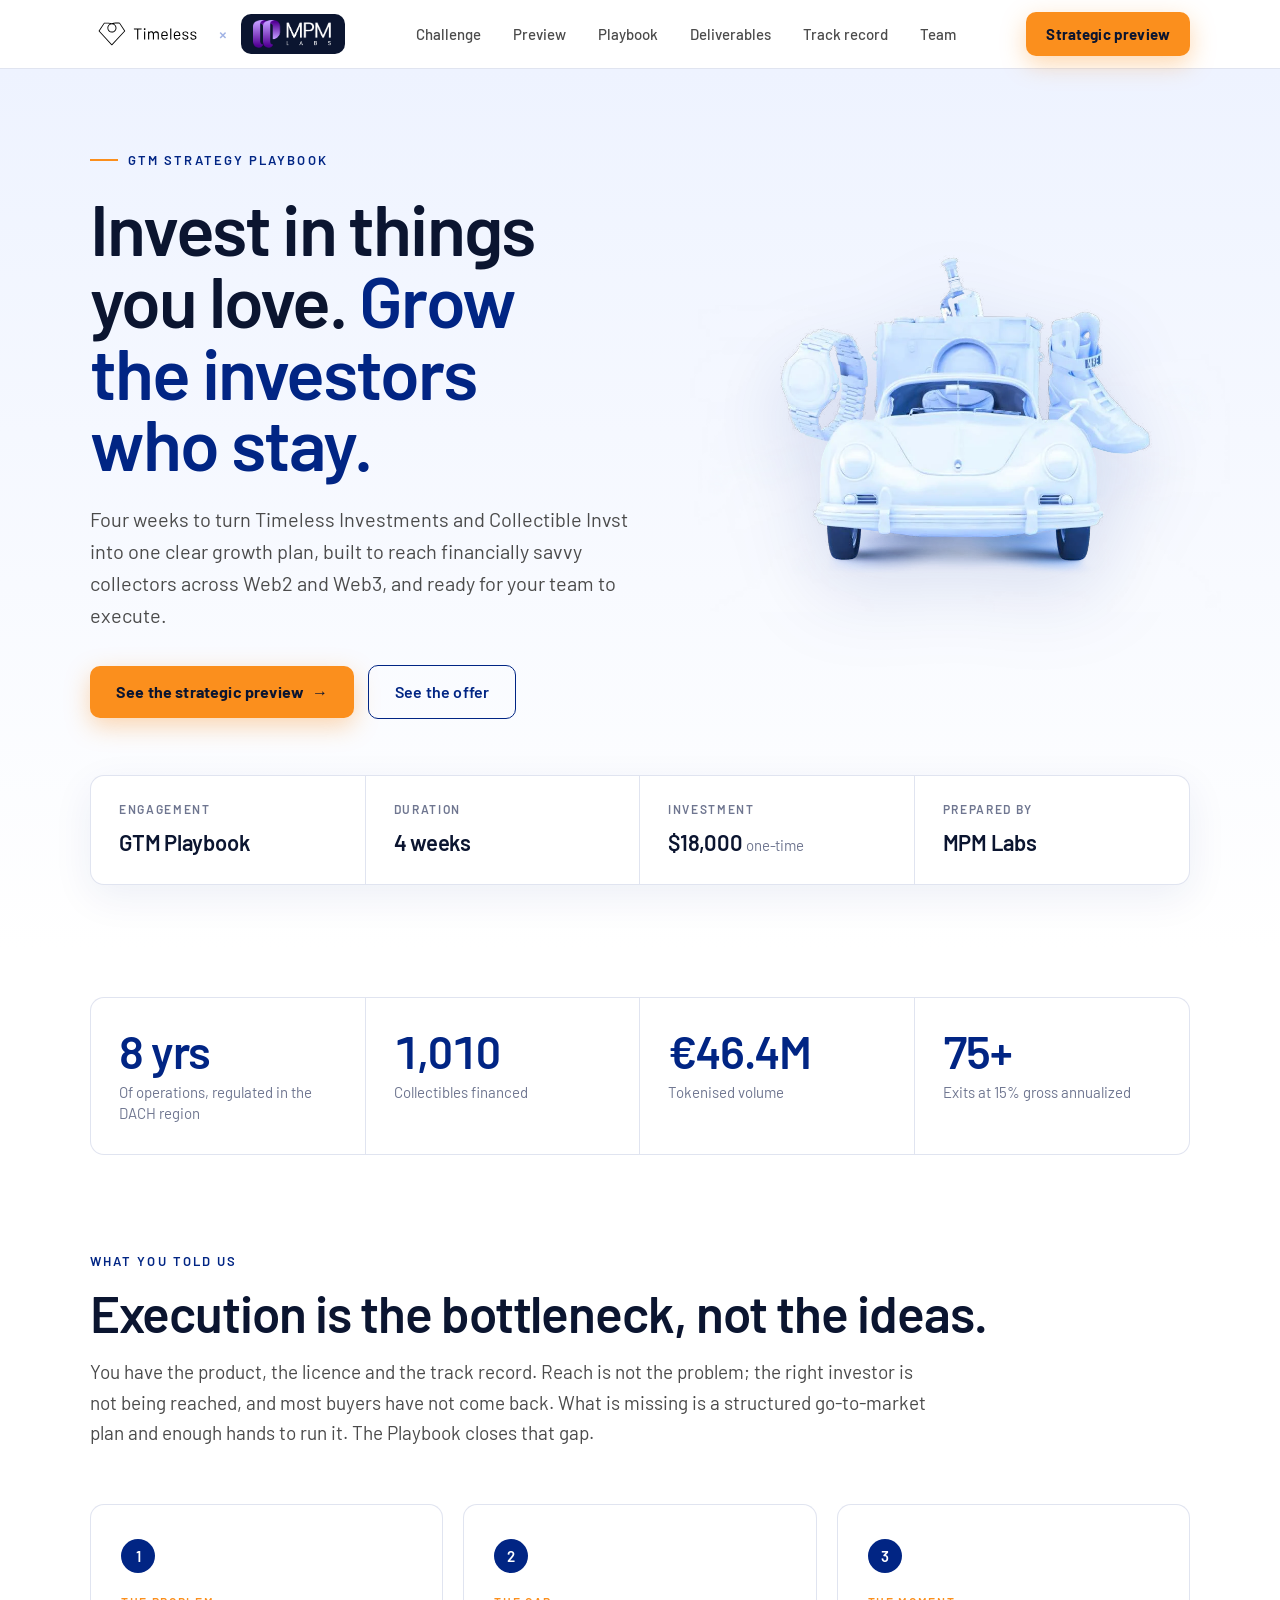
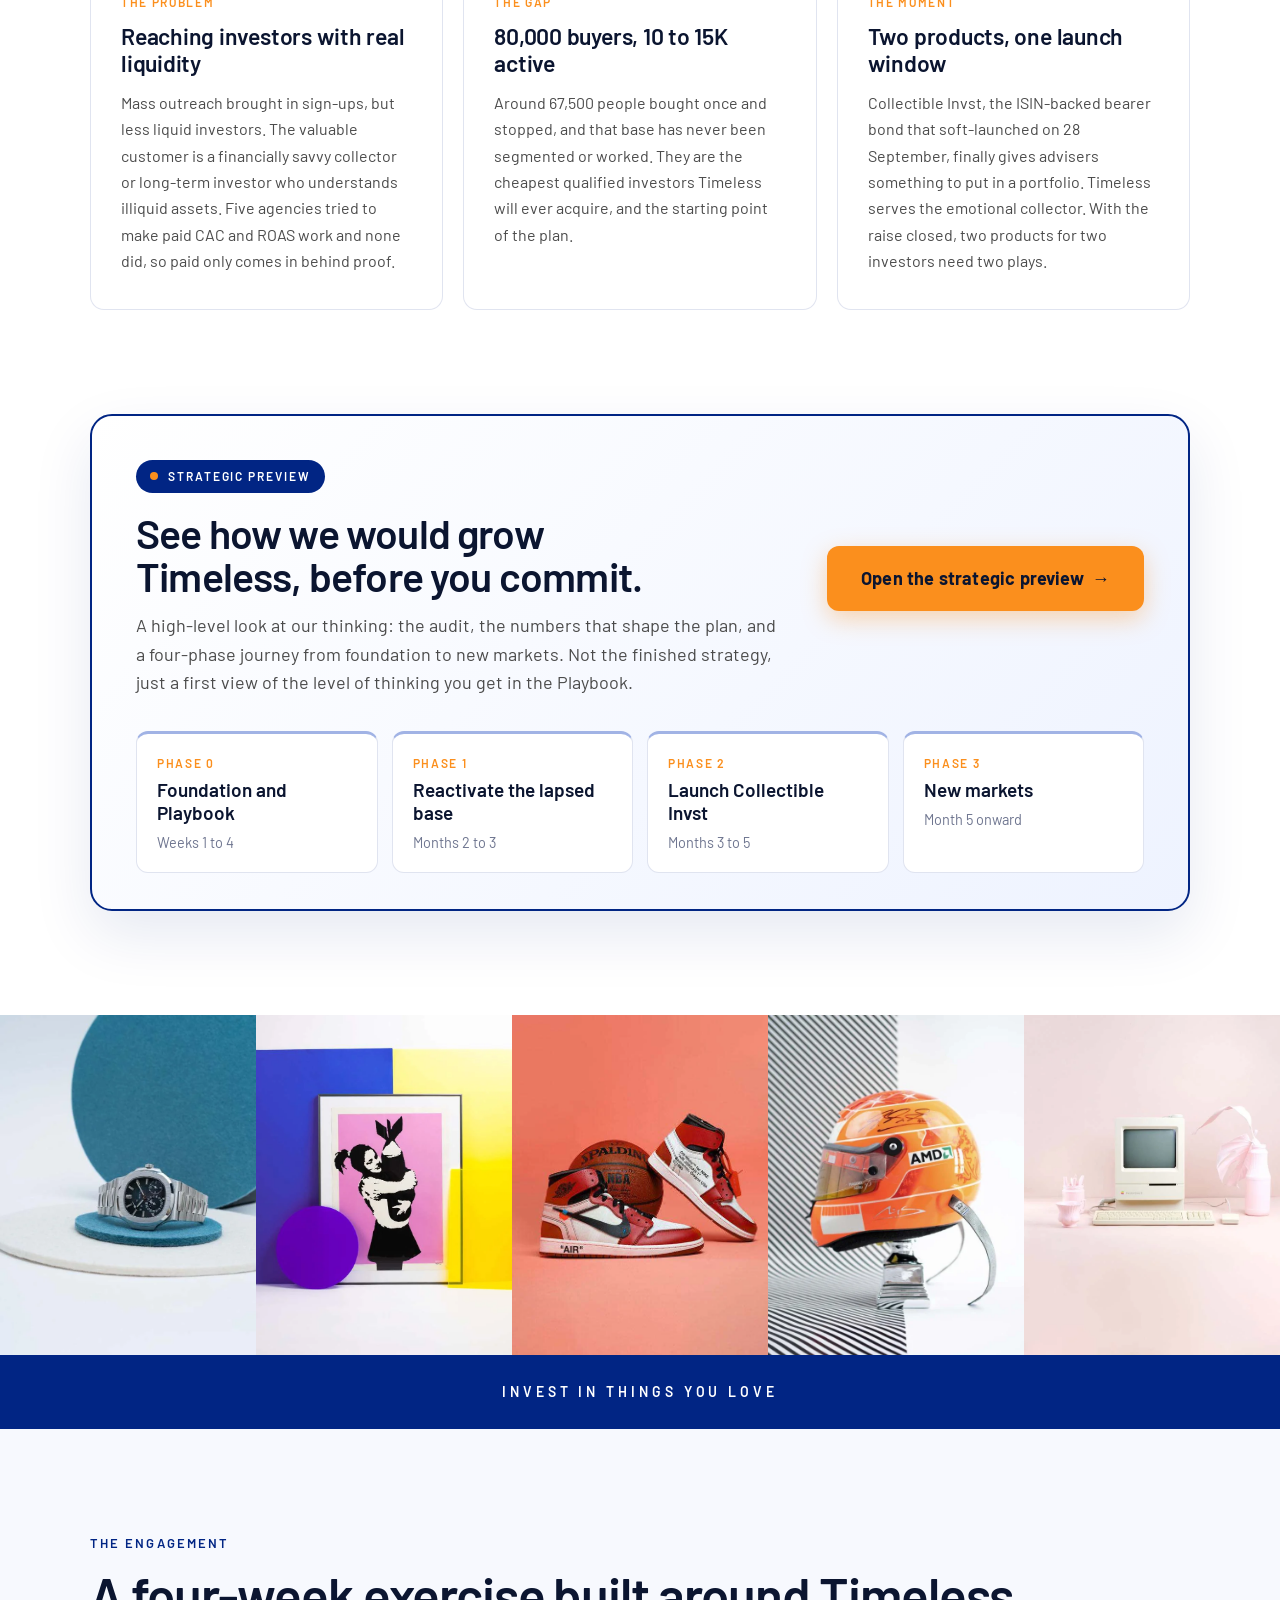
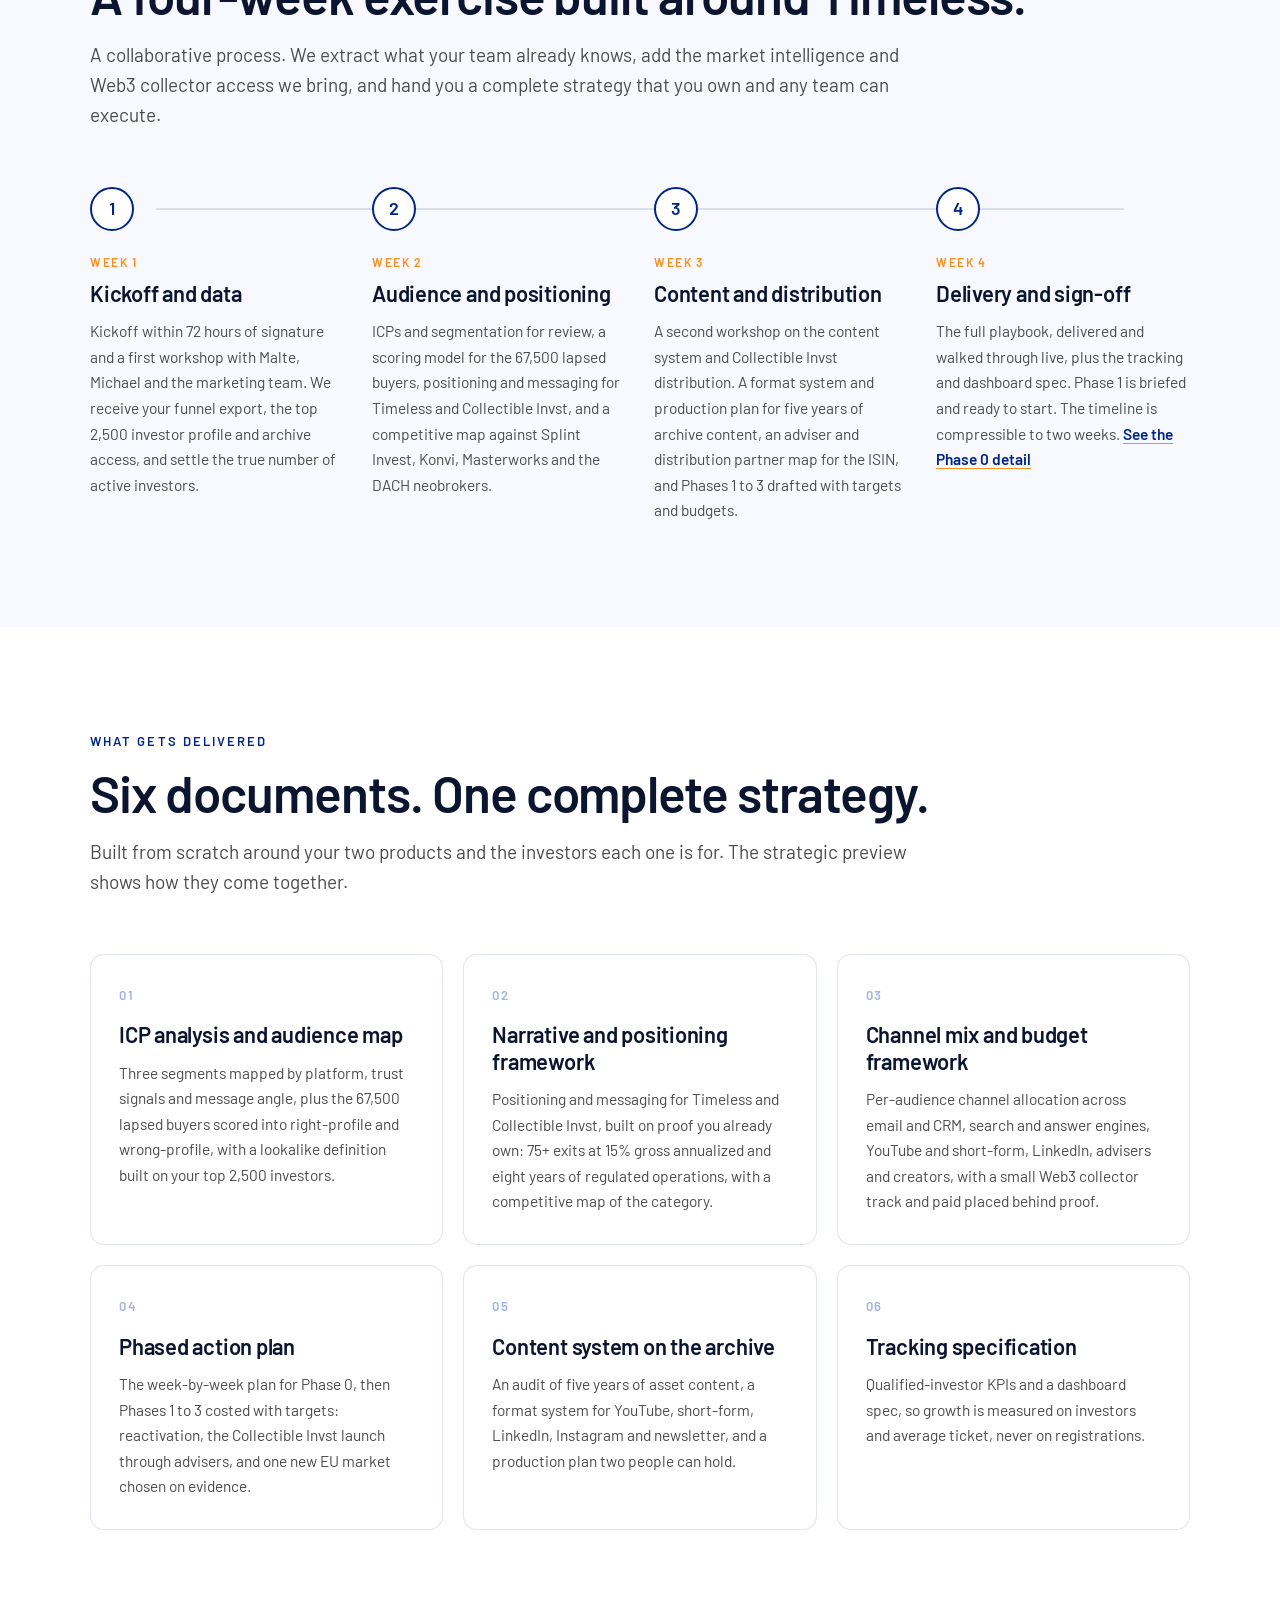
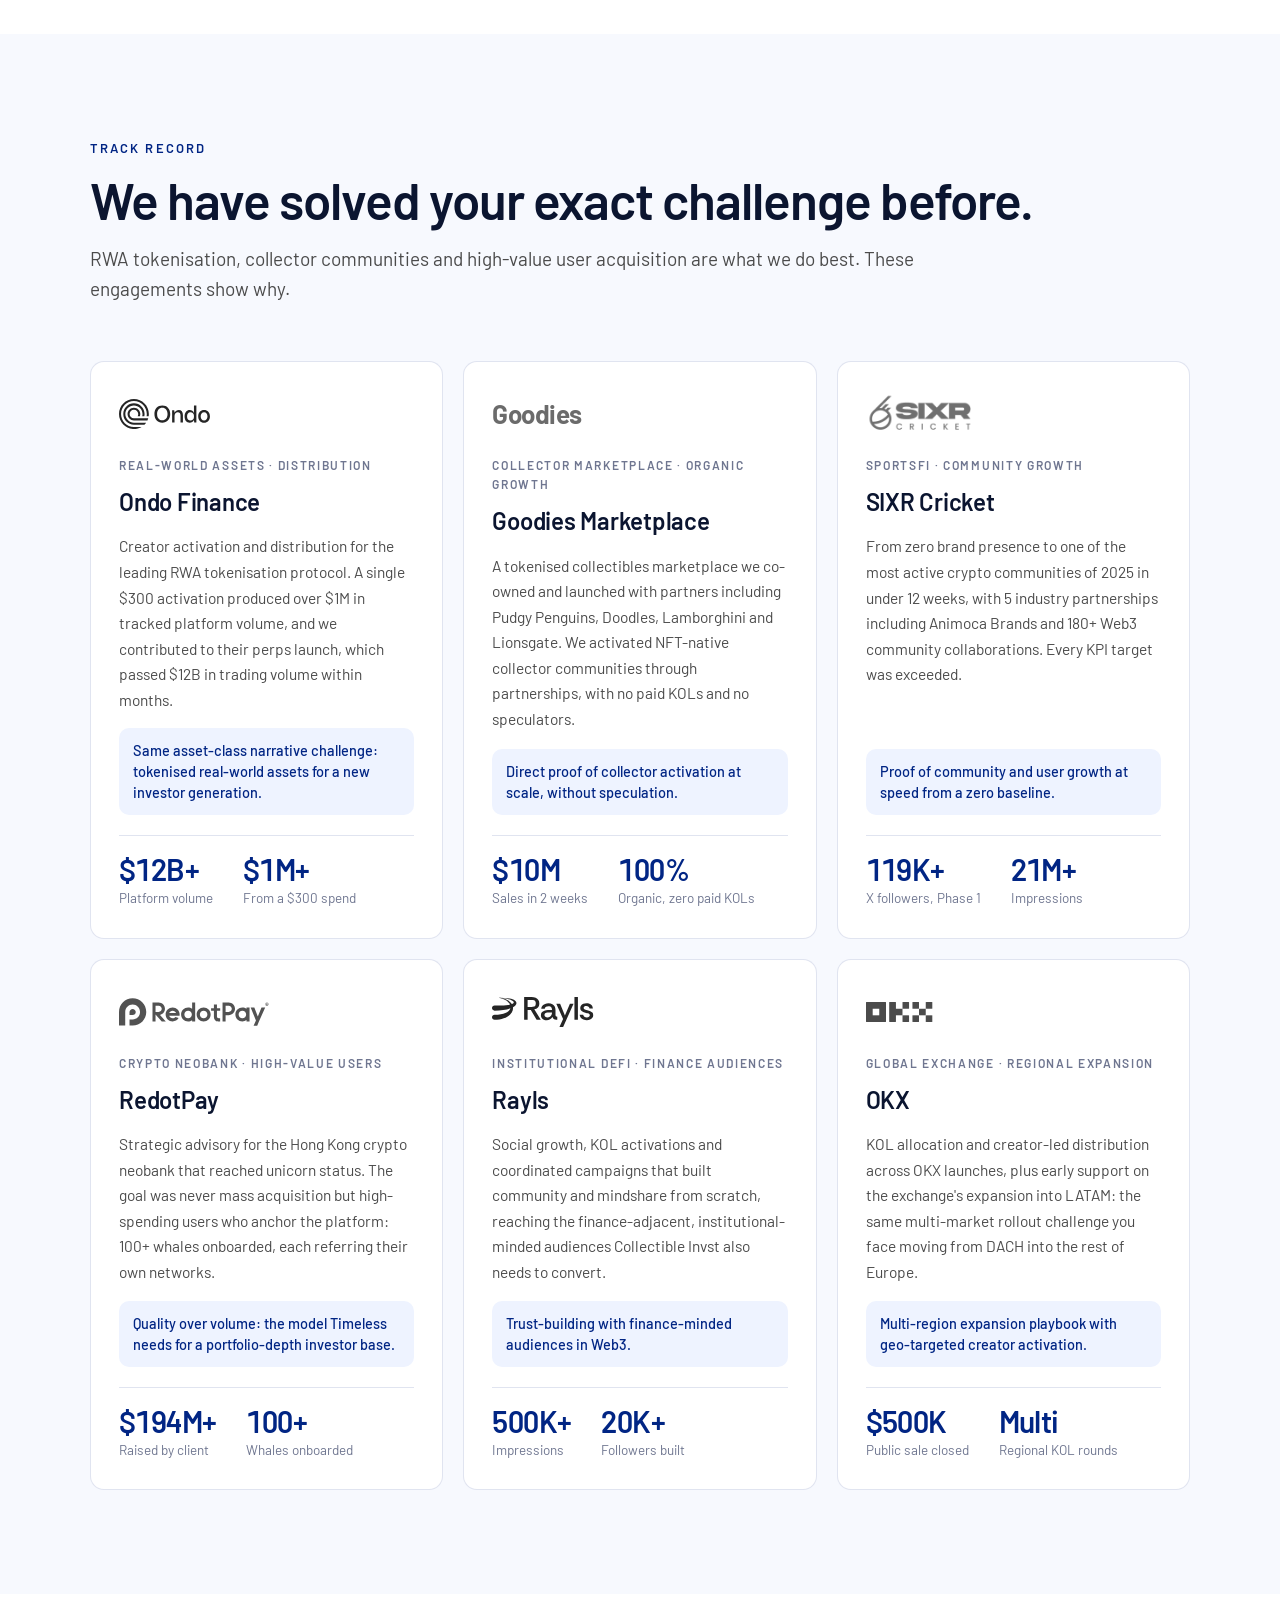
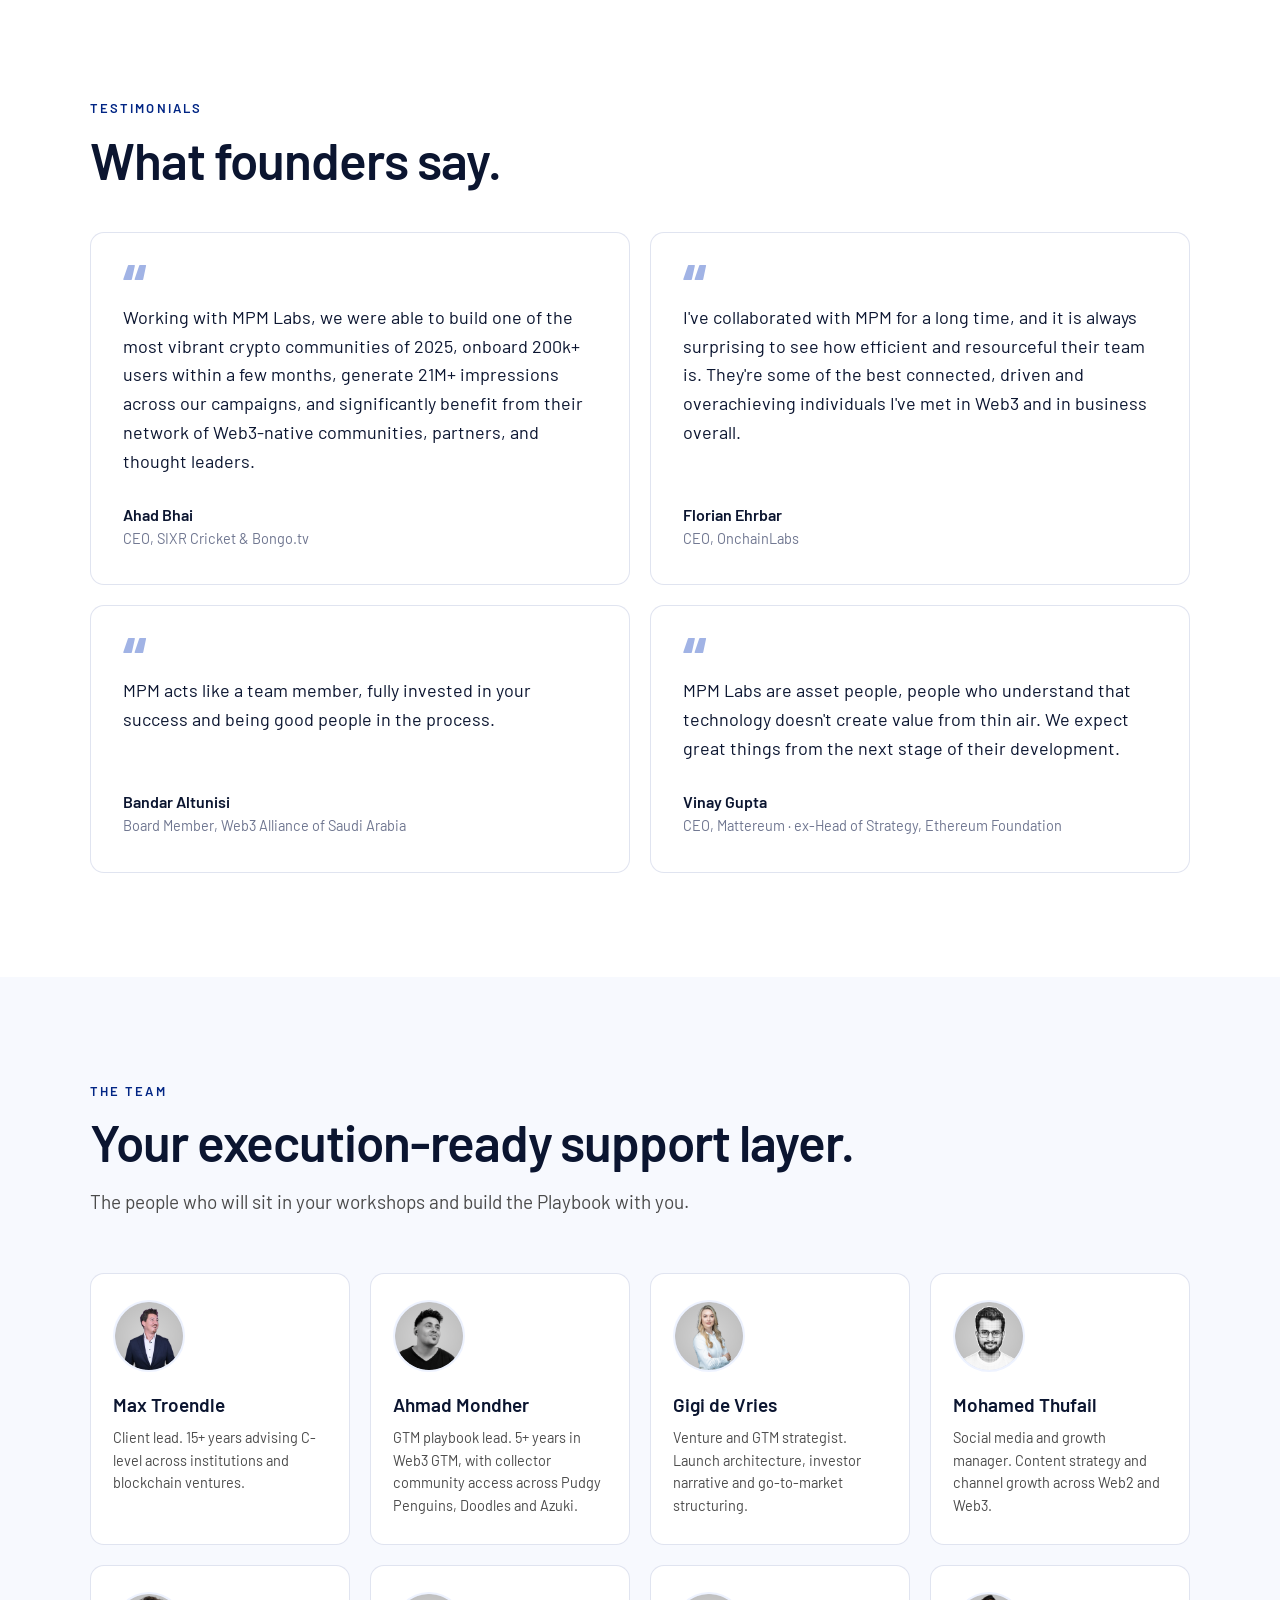
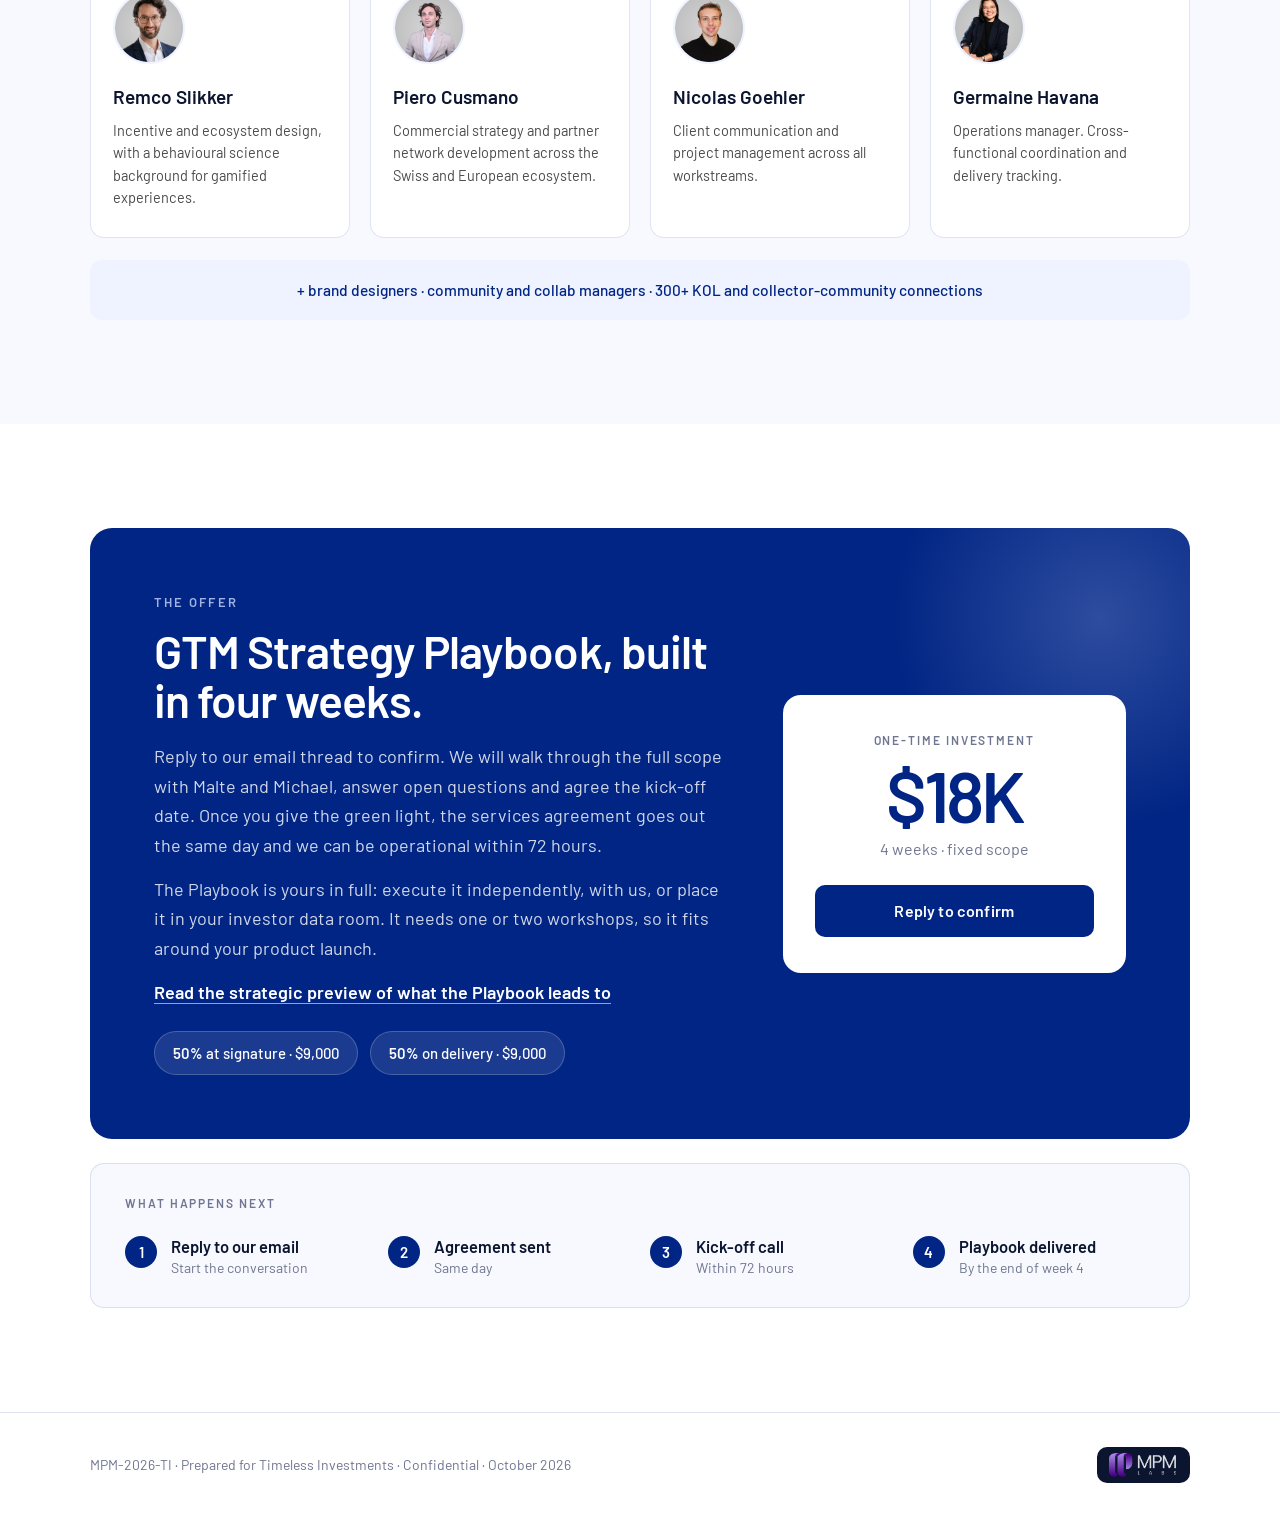
<file: index.html>
<!DOCTYPE html>
<html lang="en">
<head>
<meta charset="UTF-8">
<meta name="viewport" content="width=device-width, initial-scale=1">
<title>GTM Playbook · Timeless Investments</title>
<meta name="description" content="A four-week GTM Strategy Playbook for Timeless Investments, prepared by MPM Labs.">
<link rel="icon" type="image/svg+xml" href="media/timeless-icon.svg">
<link rel="preload" href="fonts/barlow-400.woff2" as="font" type="font/woff2" crossorigin>
<link rel="preload" href="fonts/barlow-600.woff2" as="font" type="font/woff2" crossorigin>
<link rel="stylesheet" href="styles.css">
</head>
<body>
<div id="progress"></div>

<nav class="nav">
  <div class="nav-inner">
    <a class="brand" href="#top" aria-label="Timeless Investments">
      <img class="brand-logo" src="media/timeless-logo.svg" alt="Timeless">
      <span class="brand-x">×</span>
      <span class="brand-chip"><img src="media/mpm-labs-logo.png" alt="MPM Labs" height="28"></span>
    </a>
    <div class="nav-links">
      <a href="#challenge">Challenge</a>
      <a href="#preview">Preview</a>
      <a href="#playbook">Playbook</a>
      <a href="#deliverables">Deliverables</a>
      <a href="#track-record">Track record</a>
      <a href="#team">Team</a>
    </div>
    <a class="btn btn-sm btn-cta" href="strategic-preview.html">Strategic preview</a>
  </div>
</nav>

<header class="hero" id="top">
  <div class="hero-inner">
    <div>
      <div class="eyebrow">GTM Strategy Playbook</div>
      <h1>Invest in things you love. <em>Grow the investors who stay.</em></h1>
      <p class="hero-sub">Four weeks to turn Timeless Investments and Collectible Invst into one clear growth plan, built to reach financially savvy collectors across Web2 and Web3, and ready for your team to execute.</p>
      <div class="hero-cta">
        <a class="btn btn-cta" href="strategic-preview.html">See the strategic preview <span aria-hidden="true">→</span></a>
        <a class="btn btn-ghost" href="#offer">See the offer</a>
      </div>
    </div>
    <div class="hero-art"><img src="media/hero-objects.webp" alt="Collectibles: a watch, a classic car, a camera, a bottle and a sneaker" width="1269" height="713"></div>
  </div>
  <div class="hero-meta">
    <div class="meta-card">
      <div class="meta-item"><div class="meta-label">Engagement</div><div class="meta-value">GTM Playbook</div></div>
      <div class="meta-item"><div class="meta-label">Duration</div><div class="meta-value">4 weeks</div></div>
      <div class="meta-item"><div class="meta-label">Investment</div><div class="meta-value">$18,000 <small>one-time</small></div></div>
      <div class="meta-item"><div class="meta-label">Prepared by</div><div class="meta-value">MPM Labs</div></div>
    </div>
  </div>
</header>

<main>

<section class="section" id="challenge" style="padding-top:56px">
  <div class="wrap">
    <div class="stats">
      <div class="stat"><div class="stat-val">8 yrs</div><div class="stat-lbl">Of operations, regulated in the DACH region</div></div>
      <div class="stat"><div class="stat-val">1,010</div><div class="stat-lbl">Collectibles financed</div></div>
      <div class="stat"><div class="stat-val">€46.4M</div><div class="stat-lbl">Tokenised volume</div></div>
      <div class="stat"><div class="stat-val">75+</div><div class="stat-lbl">Exits at 15% gross annualized</div></div>
    </div>

    <div style="height:96px"></div>
    <div class="sec-eyebrow">What you told us</div>
    <h2 class="sec-title">Execution is the bottleneck, not the ideas.</h2>
    <p class="sec-sub">You have the product, the licence and the track record. Reach is not the problem; the right investor is not being reached, and most buyers have not come back. What is missing is a structured go-to-market plan and enough hands to run it. The Playbook closes that gap.</p>

    <div class="cards-3">
      <div class="card">
        <div class="card-num">1</div>
        <div class="card-kicker">The problem</div>
        <div class="card-title">Reaching investors with real liquidity</div>
        <p class="card-body">Mass outreach brought in sign-ups, but less liquid investors. The valuable customer is a financially savvy collector or long-term investor who understands illiquid assets. Five agencies tried to make paid CAC and ROAS work and none did, so paid only comes in behind proof.</p>
      </div>
      <div class="card">
        <div class="card-num">2</div>
        <div class="card-kicker">The gap</div>
        <div class="card-title">80,000 buyers, 10 to 15K active</div>
        <p class="card-body">Around 67,500 people bought once and stopped, and that base has never been segmented or worked. They are the cheapest qualified investors Timeless will ever acquire, and the starting point of the plan.</p>
      </div>
      <div class="card">
        <div class="card-num">3</div>
        <div class="card-kicker">The moment</div>
        <div class="card-title">Two products, one launch window</div>
        <p class="card-body">Collectible Invst, the ISIN-backed bearer bond that soft-launched on 28 September, finally gives advisers something to put in a portfolio. Timeless serves the emotional collector. With the raise closed, two products for two investors need two plays.</p>
      </div>
    </div>
  </div>
</section>

<section class="teaser" id="preview">
  <div class="wrap">
    <div class="teaser-card">
      <div class="teaser-head">
        <div>
          <div class="teaser-tag"><span class="dot"></span>Strategic preview</div>
          <h2>See how we would grow Timeless, before you commit.</h2>
          <p>A high-level look at our thinking: the audit, the numbers that shape the plan, and a four-phase journey from foundation to new markets. Not the finished strategy, just a first view of the level of thinking you get in the Playbook.</p>
        </div>
        <a class="btn btn-cta btn-xl" href="strategic-preview.html">Open the strategic preview <span aria-hidden="true">→</span></a>
      </div>
      <div class="phase-outline">
        <a href="strategic-preview.html#phase-0" class="po"><div class="po-n">Phase 0</div><div class="po-t">Foundation and Playbook</div><div class="po-s">Weeks 1 to 4</div></a>
        <a href="strategic-preview.html#phase-1" class="po"><div class="po-n">Phase 1</div><div class="po-t">Reactivate the lapsed base</div><div class="po-s">Months 2 to 3</div></a>
        <a href="strategic-preview.html#phase-2" class="po"><div class="po-n">Phase 2</div><div class="po-t">Launch Collectible Invst</div><div class="po-s">Months 3 to 5</div></a>
        <a href="strategic-preview.html#phase-3" class="po"><div class="po-n">Phase 3</div><div class="po-t">New markets</div><div class="po-s">Month 5 onward</div></a>
      </div>
    </div>
  </div>
</section>

<section class="band" aria-label="Timeless asset classes">
  <div class="band-grid">
    <img src="media/asset-watch.webp" alt="Luxury watch" loading="lazy">
    <img src="media/asset-art.webp" alt="Street art print" loading="lazy">
    <img src="media/asset-sneakers.webp" alt="Rare sneakers" loading="lazy">
    <img src="media/asset-helmet.webp" alt="Racing helmet" loading="lazy">
    <img src="media/asset-vintage.webp" alt="Vintage computer" loading="lazy">
  </div>
  <div class="band-cap">Invest in things you love</div>
</section>

<section class="section tint" id="playbook">
  <div class="wrap">
    <div class="sec-eyebrow">The engagement</div>
    <h2 class="sec-title">A four-week exercise built around Timeless.</h2>
    <p class="sec-sub">A collaborative process. We extract what your team already knows, add the market intelligence and Web3 collector access we bring, and hand you a complete strategy that you own and any team can execute.</p>

    <div class="steps">
      <div class="step">
        <div class="step-dot">1</div>
        <div class="step-week">Week 1</div>
        <div class="step-title">Kickoff and data</div>
        <p class="step-body">Kickoff within 72 hours of signature and a first workshop with Malte, Michael and the marketing team. We receive your funnel export, the top 2,500 investor profile and archive access, and settle the true number of active investors.</p>
      </div>
      <div class="step">
        <div class="step-dot">2</div>
        <div class="step-week">Week 2</div>
        <div class="step-title">Audience and positioning</div>
        <p class="step-body">ICPs and segmentation for review, a scoring model for the 67,500 lapsed buyers, positioning and messaging for Timeless and Collectible Invst, and a competitive map against Splint Invest, Konvi, Masterworks and the DACH neobrokers.</p>
      </div>
      <div class="step">
        <div class="step-dot">3</div>
        <div class="step-week">Week 3</div>
        <div class="step-title">Content and distribution</div>
        <p class="step-body">A second workshop on the content system and Collectible Invst distribution. A format system and production plan for five years of archive content, an adviser and distribution partner map for the ISIN, and Phases 1 to 3 drafted with targets and budgets.</p>
      </div>
      <div class="step">
        <div class="step-dot">4</div>
        <div class="step-week">Week 4</div>
        <div class="step-title">Delivery and sign-off</div>
        <p class="step-body">The full playbook, delivered and walked through live, plus the tracking and dashboard spec. Phase 1 is briefed and ready to start. The timeline is compressible to two weeks. <a class="inline-link" href="strategic-preview.html#phase-0">See the Phase 0 detail</a></p>
      </div>
    </div>
  </div>
</section>

<section class="section" id="deliverables">
  <div class="wrap">
    <div class="sec-eyebrow">What gets delivered</div>
    <h2 class="sec-title">Six documents. One complete strategy.</h2>
    <p class="sec-sub">Built from scratch around your two products and the investors each one is for. The strategic preview shows how they come together.</p>

    <div class="del-grid">
      <div class="del">
        <div class="del-idx">01</div>
        <div class="del-title">ICP analysis and audience map</div>
        <p class="del-body">Three segments mapped by platform, trust signals and message angle, plus the 67,500 lapsed buyers scored into right-profile and wrong-profile, with a lookalike definition built on your top 2,500 investors.</p>
      </div>
      <div class="del">
        <div class="del-idx">02</div>
        <div class="del-title">Narrative and positioning framework</div>
        <p class="del-body">Positioning and messaging for Timeless and Collectible Invst, built on proof you already own: 75+ exits at 15% gross annualized and eight years of regulated operations, with a competitive map of the category.</p>
      </div>
      <div class="del">
        <div class="del-idx">03</div>
        <div class="del-title">Channel mix and budget framework</div>
        <p class="del-body">Per-audience channel allocation across email and CRM, search and answer engines, YouTube and short-form, LinkedIn, advisers and creators, with a small Web3 collector track and paid placed behind proof.</p>
      </div>
      <div class="del">
        <div class="del-idx">04</div>
        <div class="del-title">Phased action plan</div>
        <p class="del-body">The week-by-week plan for Phase 0, then Phases 1 to 3 costed with targets: reactivation, the Collectible Invst launch through advisers, and one new EU market chosen on evidence.</p>
      </div>
      <div class="del">
        <div class="del-idx">05</div>
        <div class="del-title">Content system on the archive</div>
        <p class="del-body">An audit of five years of asset content, a format system for YouTube, short-form, LinkedIn, Instagram and newsletter, and a production plan two people can hold.</p>
      </div>
      <div class="del">
        <div class="del-idx">06</div>
        <div class="del-title">Tracking specification</div>
        <p class="del-body">Qualified-investor KPIs and a dashboard spec, so growth is measured on investors and average ticket, never on registrations.</p>
      </div>
    </div>
  </div>
</section>

<section class="section tint" id="track-record">
  <div class="wrap">
    <div class="sec-eyebrow">Track record</div>
    <h2 class="sec-title">We have solved your exact challenge before.</h2>
    <p class="sec-sub">RWA tokenisation, collector communities and high-value user acquisition are what we do best. These engagements show why.</p>

    <div class="case-grid">
      <div class="case">
        <div class="case-logo"><img src="logos/ondo.svg" alt="Ondo Finance"></div>
        <div class="case-tag">Real-world assets · Distribution</div>
        <div class="case-name">Ondo Finance</div>
        <p class="case-desc">Creator activation and distribution for the leading RWA tokenisation protocol. A single $300 activation produced over $1M in tracked platform volume, and we contributed to their perps launch, which passed $12B in trading volume within months.</p>
        <div class="case-rel">Same asset-class narrative challenge: tokenised real-world assets for a new investor generation.</div>
        <div class="case-metrics"><div><div class="cm-val">$12B+</div><div class="cm-lbl">Platform volume</div></div><div><div class="cm-val">$1M+</div><div class="cm-lbl">From a $300 spend</div></div></div>
      </div>
      <div class="case">
        <div class="case-logo"><span class="wordmark">Goodies</span></div>
        <div class="case-tag">Collector marketplace · Organic growth</div>
        <div class="case-name">Goodies Marketplace</div>
        <p class="case-desc">A tokenised collectibles marketplace we co-owned and launched with partners including Pudgy Penguins, Doodles, Lamborghini and Lionsgate. We activated NFT-native collector communities through partnerships, with no paid KOLs and no speculators.</p>
        <div class="case-rel">Direct proof of collector activation at scale, without speculation.</div>
        <div class="case-metrics"><div><div class="cm-val">$10M</div><div class="cm-lbl">Sales in 2 weeks</div></div><div><div class="cm-val">100%</div><div class="cm-lbl">Organic, zero paid KOLs</div></div></div>
      </div>
      <div class="case">
        <div class="case-logo"><img class="tall" src="logos/sixr.png" alt="SIXR Cricket"></div>
        <div class="case-tag">SportsFi · Community growth</div>
        <div class="case-name">SIXR Cricket</div>
        <p class="case-desc">From zero brand presence to one of the most active crypto communities of 2025 in under 12 weeks, with 5 industry partnerships including Animoca Brands and 180+ Web3 community collaborations. Every KPI target was exceeded.</p>
        <div class="case-rel">Proof of community and user growth at speed from a zero baseline.</div>
        <div class="case-metrics"><div><div class="cm-val">119K+</div><div class="cm-lbl">X followers, Phase 1</div></div><div><div class="cm-val">21M+</div><div class="cm-lbl">Impressions</div></div></div>
      </div>
      <div class="case">
        <div class="case-logo"><img src="logos/redotpay.svg" alt="RedotPay"></div>
        <div class="case-tag">Crypto neobank · High-value users</div>
        <div class="case-name">RedotPay</div>
        <p class="case-desc">Strategic advisory for the Hong Kong crypto neobank that reached unicorn status. The goal was never mass acquisition but high-spending users who anchor the platform: 100+ whales onboarded, each referring their own networks.</p>
        <div class="case-rel">Quality over volume: the model Timeless needs for a portfolio-depth investor base.</div>
        <div class="case-metrics"><div><div class="cm-val">$194M+</div><div class="cm-lbl">Raised by client</div></div><div><div class="cm-val">100+</div><div class="cm-lbl">Whales onboarded</div></div></div>
      </div>
      <div class="case">
        <div class="case-logo"><img src="logos/rayls.svg" alt="Rayls"></div>
        <div class="case-tag">Institutional DeFi · Finance audiences</div>
        <div class="case-name">Rayls</div>
        <p class="case-desc">Social growth, KOL activations and coordinated campaigns that built community and mindshare from scratch, reaching the finance-adjacent, institutional-minded audiences Collectible Invst also needs to convert.</p>
        <div class="case-rel">Trust-building with finance-minded audiences in Web3.</div>
        <div class="case-metrics"><div><div class="cm-val">500K+</div><div class="cm-lbl">Impressions</div></div><div><div class="cm-val">20K+</div><div class="cm-lbl">Followers built</div></div></div>
      </div>
      <div class="case">
        <div class="case-logo"><img class="is-white" src="logos/okx.png" alt="OKX"></div>
        <div class="case-tag">Global exchange · Regional expansion</div>
        <div class="case-name">OKX</div>
        <p class="case-desc">KOL allocation and creator-led distribution across OKX launches, plus early support on the exchange's expansion into LATAM: the same multi-market rollout challenge you face moving from DACH into the rest of Europe.</p>
        <div class="case-rel">Multi-region expansion playbook with geo-targeted creator activation.</div>
        <div class="case-metrics"><div><div class="cm-val">$500K</div><div class="cm-lbl">Public sale closed</div></div><div><div class="cm-val">Multi</div><div class="cm-lbl">Regional KOL rounds</div></div></div>
      </div>
    </div>
  </div>
</section>

<section class="section">
  <div class="wrap">
    <div class="sec-eyebrow">Testimonials</div>
    <h2 class="sec-title">What founders say.</h2>
    <div style="height:28px"></div>
    <div class="quote-grid">
      <div class="quote"><div><div class="quote-mark">“</div><p class="quote-q">Working with MPM Labs, we were able to build one of the most vibrant crypto communities of 2025, onboard 200k+ users within a few months, generate 21M+ impressions across our campaigns, and significantly benefit from their network of Web3-native communities, partners, and thought leaders.</p></div><div><div class="quote-name">Ahad Bhai</div><div class="quote-role">CEO, SIXR Cricket &amp; Bongo.tv</div></div></div>
      <div class="quote"><div><div class="quote-mark">“</div><p class="quote-q">I've collaborated with MPM for a long time, and it is always surprising to see how efficient and resourceful their team is. They're some of the best connected, driven and overachieving individuals I've met in Web3 and in business overall.</p></div><div><div class="quote-name">Florian Ehrbar</div><div class="quote-role">CEO, OnchainLabs</div></div></div>
      <div class="quote"><div><div class="quote-mark">“</div><p class="quote-q">MPM acts like a team member, fully invested in your success and being good people in the process.</p></div><div><div class="quote-name">Bandar Altunisi</div><div class="quote-role">Board Member, Web3 Alliance of Saudi Arabia</div></div></div>
      <div class="quote"><div><div class="quote-mark">“</div><p class="quote-q">MPM Labs are asset people, people who understand that technology doesn't create value from thin air. We expect great things from the next stage of their development.</p></div><div><div class="quote-name">Vinay Gupta</div><div class="quote-role">CEO, Mattereum · ex-Head of Strategy, Ethereum Foundation</div></div></div>
    </div>
  </div>
</section>

<section class="section tint" id="team">
  <div class="wrap">
    <div class="sec-eyebrow">The team</div>
    <h2 class="sec-title">Your execution-ready support layer.</h2>
    <p class="sec-sub">The people who will sit in your workshops and build the Playbook with you.</p>
    <div class="team-grid">
      <div class="person"><div class="person-photo"><img src="Photos/max.png" alt="Max Troendle"></div><div class="person-name">Max Troendle</div><div class="person-role">Client lead. 15+ years advising C-level across institutions and blockchain ventures.</div></div>
      <div class="person"><div class="person-photo"><img src="Photos/ahmad.png" alt="Ahmad Mondher"></div><div class="person-name">Ahmad Mondher</div><div class="person-role">GTM playbook lead. 5+ years in Web3 GTM, with collector community access across Pudgy Penguins, Doodles and Azuki.</div></div>
      <div class="person"><div class="person-photo"><img src="Photos/gigi.png" alt="Gigi de Vries"></div><div class="person-name">Gigi de Vries</div><div class="person-role">Venture and GTM strategist. Launch architecture, investor narrative and go-to-market structuring.</div></div>
      <div class="person"><div class="person-photo"><img src="Photos/mohamed.png" alt="Mohamed Thufail"></div><div class="person-name">Mohamed Thufail</div><div class="person-role">Social media and growth manager. Content strategy and channel growth across Web2 and Web3.</div></div>
      <div class="person"><div class="person-photo"><img src="Photos/remco.png" alt="Remco Slikker"></div><div class="person-name">Remco Slikker</div><div class="person-role">Incentive and ecosystem design, with a behavioural science background for gamified experiences.</div></div>
      <div class="person"><div class="person-photo"><img src="Photos/piero.png" alt="Piero Cusmano"></div><div class="person-name">Piero Cusmano</div><div class="person-role">Commercial strategy and partner network development across the Swiss and European ecosystem.</div></div>
      <div class="person"><div class="person-photo"><img src="Photos/nico.png" alt="Nicolas Goehler"></div><div class="person-name">Nicolas Goehler</div><div class="person-role">Client communication and project management across all workstreams.</div></div>
      <div class="person"><div class="person-photo"><img src="Photos/germaine.png" alt="Germaine Havana"></div><div class="person-name">Germaine Havana</div><div class="person-role">Operations manager. Cross-functional coordination and delivery tracking.</div></div>
    </div>
    <div class="team-ext">+ brand designers · community and collab managers · 300+ KOL and collector-community connections</div>
  </div>
</section>

<section class="section" id="offer">
  <div class="wrap">
    <div class="offer">
      <div>
        <div class="sec-eyebrow">The offer</div>
        <h2>GTM Strategy Playbook, built in four weeks.</h2>
        <p>Reply to our email thread to confirm. We will walk through the full scope with Malte and Michael, answer open questions and agree the kick-off date. Once you give the green light, the services agreement goes out the same day and we can be operational within 72 hours.</p>
        <p>The Playbook is yours in full: execute it independently, with us, or place it in your investor data room. It needs one or two workshops, so it fits around your product launch.</p>
        <p><a class="inline-link light" href="strategic-preview.html">Read the strategic preview of what the Playbook leads to</a></p>
        <div class="pills"><div class="pill"><b>50%</b> at signature · $9,000</div><div class="pill"><b>50%</b> on delivery · $9,000</div></div>
      </div>
      <div class="price-box">
        <div class="price-lbl">One-time investment</div>
        <div class="price-val">$18K</div>
        <div class="price-sub">4 weeks · fixed scope</div>
        <a class="btn" href="mailto:?subject=Timeless%20%C3%97%20MPM%20Labs%3A%20GTM%20Playbook">Reply to confirm</a>
      </div>
    </div>

    <div class="next">
      <div class="next-lbl">What happens next</div>
      <div class="next-steps">
        <div class="ns"><div class="ns-n">1</div><div class="ns-t">Reply to our email<span class="ns-s">Start the conversation</span></div></div>
        <div class="ns"><div class="ns-n">2</div><div class="ns-t">Agreement sent<span class="ns-s">Same day</span></div></div>
        <div class="ns"><div class="ns-n">3</div><div class="ns-t">Kick-off call<span class="ns-s">Within 72 hours</span></div></div>
        <div class="ns"><div class="ns-n">4</div><div class="ns-t">Playbook delivered<span class="ns-s">By the end of week 4</span></div></div>
      </div>
    </div>
  </div>
</section>

</main>

<footer>
  <div class="wrap foot">
    <div>MPM-2026-TI · Prepared for Timeless Investments · Confidential · October 2026</div>
    <div class="brand-chip"><img src="media/mpm-labs-logo.png" alt="MPM Labs"></div>
  </div>
</footer>

<script>
(function(){
  var prog=document.getElementById('progress');
  var links=[].slice.call(document.querySelectorAll('.nav-links a'));
  var secs=[].slice.call(document.querySelectorAll('section[id]'));
  function onScroll(){
    var sy=window.scrollY,dh=document.documentElement.scrollHeight-window.innerHeight;
    prog.style.width=(dh>0?Math.min(sy/dh*100,100):0)+'%';
    var cur='';
    secs.forEach(function(s){if(sy>=s.offsetTop-120)cur=s.id});
    links.forEach(function(a){a.classList.toggle('active',a.getAttribute('href')==='#'+cur)});
  }
  window.addEventListener('scroll',onScroll,{passive:true});onScroll();
})();
</script>
</body>
</html>
</file>
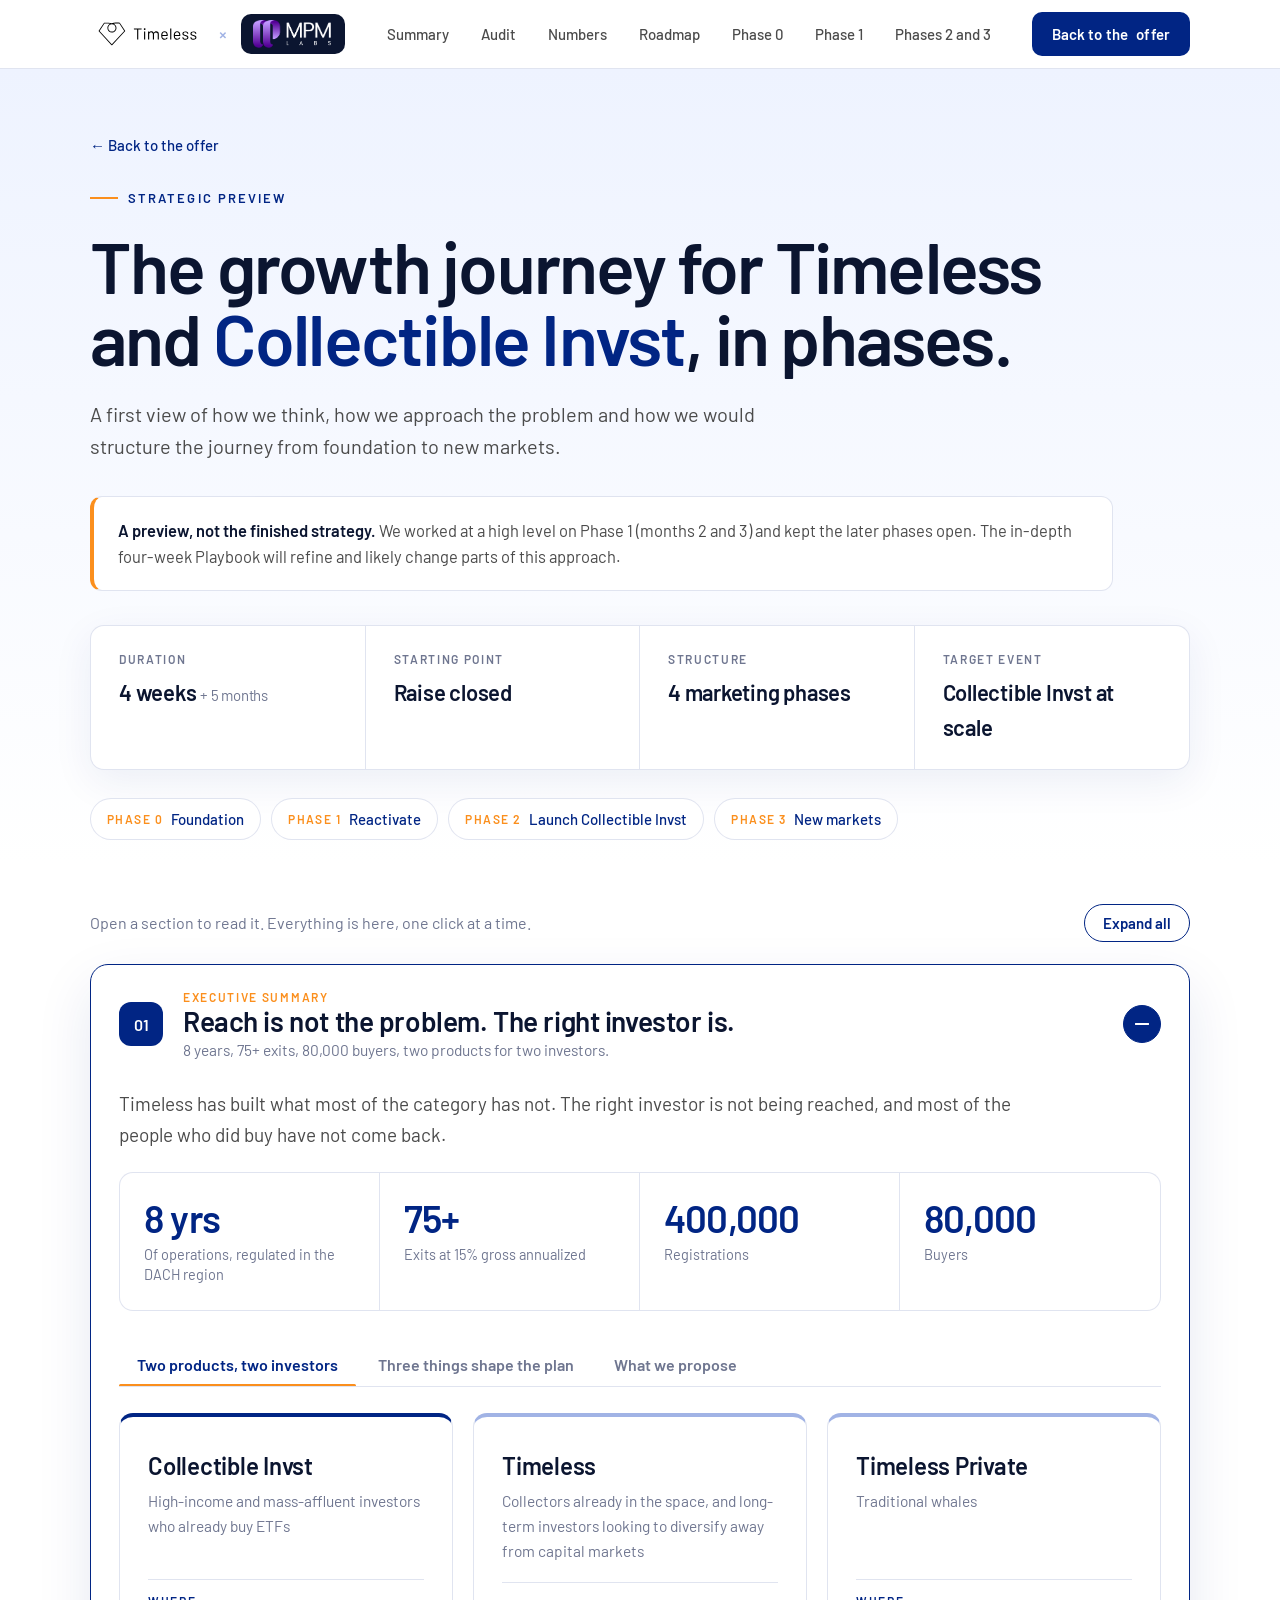
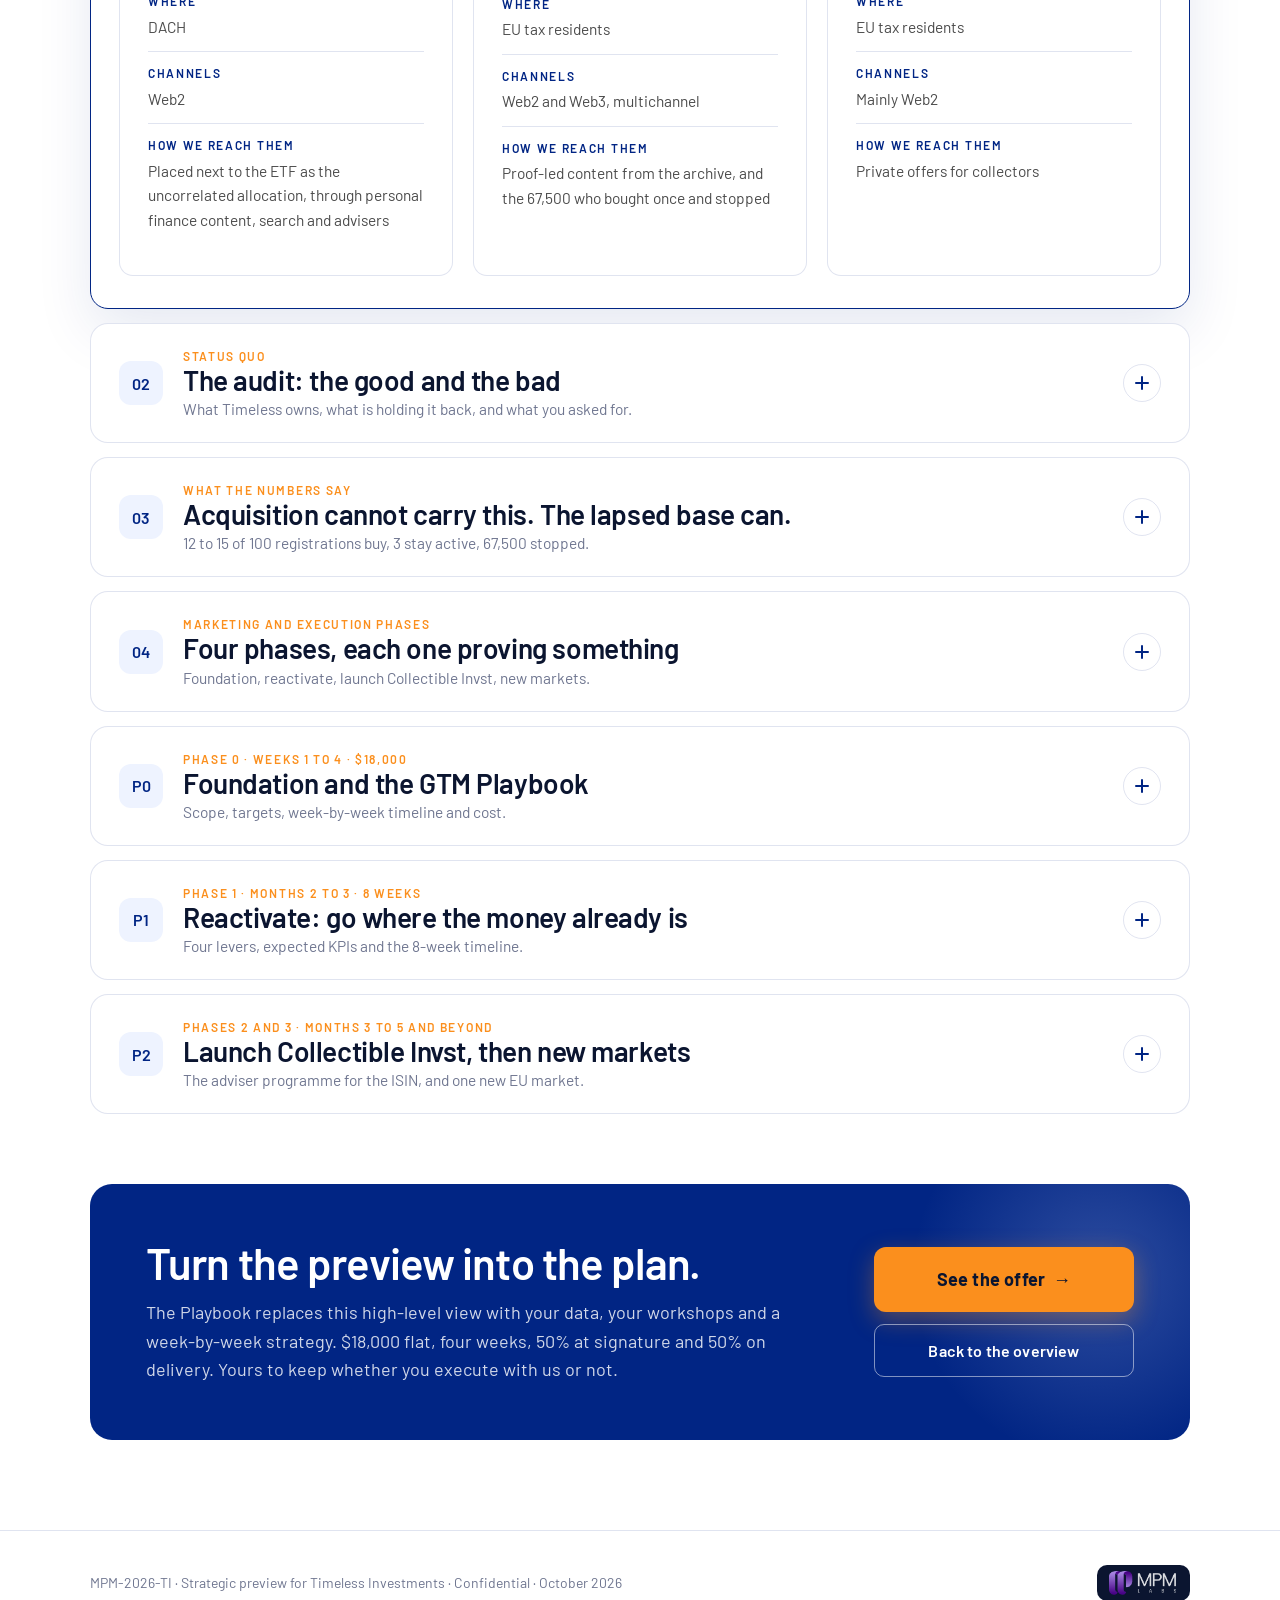
<file: strategic-preview.html>
<!DOCTYPE html>
<html lang="en">
<head>
<meta charset="UTF-8">
<meta name="viewport" content="width=device-width, initial-scale=1">
<title>Strategic Preview · Timeless Investments</title>
<meta name="description" content="A high-level preview of the phased growth journey for Timeless Investments and Collectible Invst, prepared by MPM Labs.">
<link rel="icon" type="image/svg+xml" href="media/timeless-icon.svg">
<link rel="preload" href="fonts/barlow-400.woff2" as="font" type="font/woff2" crossorigin>
<link rel="stylesheet" href="styles.css">
</head>
<body>
<div id="progress"></div>

<nav class="nav">
  <div class="nav-inner">
    <a class="brand" href="index.html" aria-label="Back to the offer">
      <img class="brand-logo" src="media/timeless-logo.svg" alt="Timeless">
      <span class="brand-x">×</span>
      <span class="brand-chip"><img src="media/mpm-labs-logo.png" alt="MPM Labs" height="28"></span>
    </a>
    <div class="nav-links">
      <a href="#summary">Summary</a>
      <a href="#audit">Audit</a>
      <a href="#numbers">Numbers</a>
      <a href="#roadmap">Roadmap</a>
      <a href="#phase-0">Phase 0</a>
      <a href="#phase-1">Phase 1</a>
      <a href="#phase-2">Phases 2 and 3</a>
    </div>
    <a class="btn btn-sm nav-back" href="index.html#offer"><span class="hide-s">Back to the </span><span class="cap">offer</span></a>
  </div>
</nav>

<header class="doc-hero" id="top">
  <div class="wrap">
    <a class="crumb" href="index.html">← Back to the offer</a>
    <div class="eyebrow">Strategic preview</div>
    <h1>The growth journey for Timeless and <em>Collectible Invst</em>, in phases.</h1>
    <p class="hero-sub">A first view of how we think, how we approach the problem and how we would structure the journey from foundation to new markets.</p>
    <div class="disclaimer">
      <div><b>A preview, not the finished strategy.</b> We worked at a high level on Phase 1 (months 2 and 3) and kept the later phases open. The in-depth four-week Playbook will refine and likely change parts of this approach.</div>
    </div>
    <div class="meta-card doc-meta">
      <div class="meta-item"><div class="meta-label">Duration</div><div class="meta-value">4 weeks <small>+ 5 months</small></div></div>
      <div class="meta-item"><div class="meta-label">Starting point</div><div class="meta-value">Raise closed</div></div>
      <div class="meta-item"><div class="meta-label">Structure</div><div class="meta-value">4 marketing phases</div></div>
      <div class="meta-item"><div class="meta-label">Target event</div><div class="meta-value">Collectible Invst at scale</div></div>
    </div>
    <div class="chips" aria-label="Jump to a phase">
      <a class="chip" href="#phase-0"><b>Phase 0</b> Foundation</a>
      <a class="chip" href="#phase-1"><b>Phase 1</b> Reactivate</a>
      <a class="chip" href="#phase-2"><b>Phase 2</b> Launch Collectible Invst</a>
      <a class="chip" href="#phase-3"><b>Phase 3</b> New markets</a>
    </div>
  </div>
</header>

<main style="padding:40px 0 20px">
  <div class="wrap">
    <div class="panel-bar">
      <div class="panel-hint">Open a section to read it. Everything is here, one click at a time.</div>
      <button class="toggle-all" id="toggleAll" type="button" aria-pressed="false"><span id="toggleAllLabel">Expand all</span></button>
    </div>

    <!-- 01 SUMMARY -->
    <section class="acc" id="summary">
      <button class="acc-head" type="button" aria-expanded="false" aria-controls="summary-body">
        <span class="acc-no">01</span>
        <span class="acc-t"><span class="acc-kicker">Executive summary</span><span class="acc-title" style="display:block">Reach is not the problem. The right investor is.</span><span class="acc-sum" style="display:block">8 years, 75+ exits, 80,000 buyers, two products for two investors.</span></span>
        <span class="acc-ico" aria-hidden="true"></span>
      </button>
      <div class="acc-body" id="summary-body"><div class="acc-clip"><div class="acc-pad">
        <p class="lead">Timeless has built what most of the category has not. The right investor is not being reached, and most of the people who did buy have not come back.</p>
        <div class="facts stagger">
          <div class="f"><div class="v" data-count>8 yrs</div><div class="l">Of operations, regulated in the DACH region</div></div>
          <div class="f"><div class="v" data-count>75+</div><div class="l">Exits at 15% gross annualized</div></div>
          <div class="f"><div class="v" data-count>400,000</div><div class="l">Registrations</div></div>
          <div class="f"><div class="v" data-count>80,000</div><div class="l">Buyers</div></div>
        </div>
        <div class="divider"></div>
        <div class="tabs" role="tablist">
          <button class="tab" role="tab" aria-selected="true">Two products, two investors</button>
          <button class="tab" role="tab" aria-selected="false">Three things shape the plan</button>
          <button class="tab" role="tab" aria-selected="false">What we propose</button>
          <span class="tab-ind"></span>
        </div>
        <div class="pane">
          <div class="grid-3 stagger">
            <div class="prod hl">
              <div class="prod-name">Collectible Invst</div>
              <div class="prod-who">High-income and mass-affluent investors who already buy ETFs</div>
              <div class="kv"><b>Where</b>DACH</div>
              <div class="kv"><b>Channels</b>Web2</div>
              <div class="kv"><b>How we reach them</b>Placed next to the ETF as the uncorrelated allocation, through personal finance content, search and advisers</div>
            </div>
            <div class="prod">
              <div class="prod-name">Timeless</div>
              <div class="prod-who">Collectors already in the space, and long-term investors looking to diversify away from capital markets</div>
              <div class="kv"><b>Where</b>EU tax residents</div>
              <div class="kv"><b>Channels</b>Web2 and Web3, multichannel</div>
              <div class="kv"><b>How we reach them</b>Proof-led content from the archive, and the 67,500 who bought once and stopped</div>
            </div>
            <div class="prod">
              <div class="prod-name">Timeless Private</div>
              <div class="prod-who">Traditional whales</div>
              <div class="kv"><b>Where</b>EU tax residents</div>
              <div class="kv"><b>Channels</b>Mainly Web2</div>
              <div class="kv"><b>How we reach them</b>Private offers for collectors</div>
            </div>
          </div>
        </div>
        <div class="pane" hidden>
          <div class="grid-3">
            <div class="num-card"><div class="big">1</div><h3>Paid will not fix this</h3><p>Five agencies tried. Content, proof and distribution go first, and paid only comes in behind proof.</p></div>
            <div class="num-card"><div class="big">2</div><h3>The cheapest qualified investor already trusted you</h3><p>67,500 lapsed buyers have never been segmented or worked. Reaching 35,000 active through new sign-ups alone would take about 1.1 million registrations.</p></div>
            <div class="num-card"><div class="big">3</div><h3>The proof already exists</h3><p>Exits, payouts and five years of asset content that nobody has packaged yet.</p></div>
          </div>
        </div>
        <div class="pane" hidden>
          <div class="callout">
            <h3>A four-week GTM playbook, $18,000 flat</h3>
            <p>Built in workshops with Malte, Michael and the marketing team. Both tracks planned week by week, the lapsed base segmented, a content system set on the archive, and the next phases costed. Yours to keep whether you execute with us or not.</p>
          </div>
        </div>
      </div></div></div>
    </section>

    <!-- 02 AUDIT -->
    <section class="acc" id="audit">
      <button class="acc-head" type="button" aria-expanded="false" aria-controls="audit-body">
        <span class="acc-no">02</span>
        <span class="acc-t"><span class="acc-kicker">Status quo</span><span class="acc-title" style="display:block">The audit: the good and the bad</span><span class="acc-sum" style="display:block">What Timeless owns, what is holding it back, and what you asked for.</span></span>
        <span class="acc-ico" aria-hidden="true"></span>
      </button>
      <div class="acc-body" id="audit-body"><div class="acc-clip"><div class="acc-pad">
        <p class="lead">Timeless Investments, a brand of New Horizon GmbH (Berlin, founded 2018, 45 staff), makes rare collectibles investable through fractional ownership: watches, cars, art, wine, trading cards. On 28 September it soft-launched Collectible Invst, a bearer bond with an ISIN, a €1,000 minimum and a term of roughly eight years.</p>
        <div class="tabs" role="tablist">
          <button class="tab" role="tab" aria-selected="true">The good</button>
          <button class="tab" role="tab" aria-selected="false">The bad</button>
          <button class="tab" role="tab" aria-selected="false">The gap</button>
          <button class="tab" role="tab" aria-selected="false">What you asked for</button>
          <span class="tab-ind"></span>
        </div>
        <div class="pane">
          <div class="audit good">
            <div class="mini-grid">
              <div>
                <h4 style="margin-top:0">Product and trust</h4>
                <ul>
                  <li>Eight years of operations, regulated in DACH, the strongest asset operations in the category.</li>
                  <li>A track record that sells itself: 75+ exits at 15% gross annualized.</li>
                  <li>Collectible Invst gives the category an ISIN that advisers and brokers can carry.</li>
                  <li>The 2023 shift toward investment-savvy, long-term customers is the right one.</li>
                </ul>
              </div>
              <div>
                <h4 style="margin-top:0">Audience and assets</h4>
                <ul>
                  <li>400,000 registrations, 80,000 buyers, and regular interaction with 20 to 25K people. The audience of a much larger company.</li>
                  <li>Five years of asset content already produced, never packaged.</li>
                  <li>The best converters are clear: alternative-investment seekers with a collectibles interest and a long-term mindset.</li>
                  <li>The Sparplan already matches default DACH investing behaviour (Trade Republic, Scalable).</li>
                </ul>
              </div>
            </div>
          </div>
        </div>
        <div class="pane" hidden>
          <div class="audit bad">
            <div class="mini-grid">
              <div>
                <h4 style="margin-top:0">Acquisition and conversion</h4>
                <ul>
                  <li>Five agencies tried to make paid CAC and ROAS work. None did, and mass outreach brought in less liquid investors.</li>
                  <li>Revenue per user is the lowest in the category. The gap is conversion and ticket size, not reach.</li>
                  <li>67,500 lapsed buyers have never been segmented or worked.</li>
                  <li>Long holds mean investors rarely get capital back, so they rarely have a reason to reinvest.</li>
                  <li>The collectors' club is not leveraged enough, and the referral and affiliate programme is standard and not gamified.</li>
                </ul>
              </div>
              <div>
                <h4 style="margin-top:0">Content and channels</h4>
                <ul>
                  <li>In-house capacity covers LinkedIn and Instagram only. No YouTube, no search or answer-engine presence.</li>
                  <li>Content is announcement-led, not proof-led. Exits and distributions are not headlined.</li>
                  <li>No adviser or distribution partner channel for the ISIN yet.</li>
                  <li>Collectible Invst is pre-audience and currently marketed to the existing base.</li>
                </ul>
              </div>
            </div>
          </div>
        </div>
        <div class="pane" hidden>
          <div class="callout warn" style="margin-bottom:18px">
            <h3>Collectible Invst now qualifies the right investor. Nothing currently reaches them.</h3>
            <p>A €1,000 minimum on an eight-year bond does the filtering that five performance agencies could not buy their way to. What is not solved is distribution. The bond has no audience of its own, and marketing it to the existing base cannibalises rather than grows.</p>
          </div>
          <div class="callout soft">
            <h3>Where the opportunity sits</h3>
            <p>In what Timeless already owns: an audience of 80,000 buyers, an archive nobody has packaged, and the first product in the category an adviser can put in a portfolio. The strategy reactivates the lapsed base, turns the archive into a content engine, and gives Collectible Invst its own distribution through advisers.</p>
          </div>
        </div>
        <div class="pane" hidden>
          <div class="qa-box">
            <div class="qi"><button class="qi-q" type="button" aria-expanded="false">"Execution is the bottleneck, not the ideas"</button><div class="qi-a"><div><p>Every workstream is marked runnable in-house, needs outside hands, or not yet. Scoped to fifteen people with two on marketing.</p></div></div></div>
            <div class="qi"><button class="qi-q" type="button" aria-expanded="false">"We lack the access to the not broke ones"</button><div class="qi-a"><div><p>The product already filters them. The plan is about reaching them: advisers and distribution partners carrying the ISIN, not more paid targeting.</p></div></div></div>
            <div class="qi"><button class="qi-q" type="button" aria-expanded="false">"We want to flip the whole content strategy"</button><div class="qi-a"><div><p>Content and narrative first, then the channels that carry it, then the spend.</p></div></div></div>
            <div class="qi"><button class="qi-q" type="button" aria-expanded="false">"Five years of asset content nobody has put together"</button><div class="qi-a"><div><p>Treated as a channel in its own right, with a format system and a production plan two people can hold.</p></div></div></div>
            <div class="qi"><button class="qi-q" type="button" aria-expanded="false">"Selling the quality and the substance, not building noise"</button><div class="qi-a"><div><p>Proof-led content built on what you already have: 75+ exits at 15% gross annualized, and the asset class beating the S&amp;P in 21 of 22 down quarters.</p></div></div></div>
            <div class="qi"><button class="qi-q" type="button" aria-expanded="false">"People who build portfolios, not one-time testers"</button><div class="qi-a"><div><p>The Sparplan and the bond's annual payouts, positioned as the portfolio mechanic the product has been missing.</p></div></div></div>
            <div class="qi"><button class="qi-q" type="button" aria-expanded="false">"Double or triple revenue"</button><div class="qi-a"><div><p>Measured on qualified investors and average investment. Never on registrations.</p></div></div></div>
          </div>
        </div>
      </div></div></div>
    </section>

    <!-- 03 NUMBERS -->
    <section class="acc" id="numbers">
      <button class="acc-head" type="button" aria-expanded="false" aria-controls="numbers-body">
        <span class="acc-no">03</span>
        <span class="acc-t"><span class="acc-kicker">What the numbers say</span><span class="acc-title" style="display:block">Acquisition cannot carry this. The lapsed base can.</span><span class="acc-sum" style="display:block">12 to 15 of 100 registrations buy, 3 stay active, 67,500 stopped.</span></span>
        <span class="acc-ico" aria-hidden="true"></span>
      </button>
      <div class="acc-body" id="numbers-body"><div class="acc-clip"><div class="acc-pad">
        <p class="lead">The lapsed base is the only pool large enough, and nobody has segmented it. That is where the plan starts.</p>
        <div class="funnel stagger">
          <div class="fun"><div class="v">12 to 15</div><div class="l">of every 100 registrations buy, after KYC</div><div class="bar"><i style="width:14%"></i></div></div>
          <div class="fun"><div class="v">3</div><div class="l">of every 100 are active in a given year</div><div class="bar o"><i style="width:3%"></i></div></div>
          <div class="fun"><div class="v">67,500</div><div class="l">bought once and stopped, out of 80,000 who ever bought</div><div class="bar"><i style="width:84%"></i></div></div>
        </div>
        <div class="divider"></div>
        <div class="grid-2">
          <div class="num-card"><h3>10,000 to 15,000 actively investing</h3><p>Reaching 10,000 active through new acquisition alone would need roughly 100K new registrations. Timeless already has 400,000 after eight years, of which about a quarter is still reachable.</p></div>
          <div class="num-card"><h3>Look at quality, never the average</h3><p>€50M AUM across 400,000 registrations is about €125 per user, a misleading average. For reference, Splint Invest sits near €1,300 and Masterworks near $1,066. The goal is the right investors with the right ticket size.</p></div>
        </div>
      </div></div></div>
    </section>

    <!-- 04 ROADMAP -->
    <section class="acc" id="roadmap">
      <button class="acc-head" type="button" aria-expanded="false" aria-controls="roadmap-body">
        <span class="acc-no">04</span>
        <span class="acc-t"><span class="acc-kicker">Marketing and execution phases</span><span class="acc-title" style="display:block">Four phases, each one proving something</span><span class="acc-sum" style="display:block">Foundation, reactivate, launch Collectible Invst, new markets.</span></span>
        <span class="acc-ico" aria-hidden="true"></span>
      </button>
      <div class="acc-body" id="roadmap-body"><div class="acc-clip"><div class="acc-pad">
        <p class="lead">Each phase has to prove a specific thing before the next one earns its budget.</p>
        <div class="phases stagger">
          <div class="phase">
            <div class="phase-n">Phase 0</div><div class="phase-t">Foundation</div><div class="phase-w">Weeks 1 to 4</div>
            <p>GTM playbook built with your data. Content system on the archive. The 67,500 segmented. Tracking rebuilt around qualified investors.</p>
            <div class="prove"><b>It has to prove</b>The archive produces content people watch, and a measurable share of the lapsed base responds.</div>
          </div>
          <div class="phase">
            <div class="phase-n">Phase 1</div><div class="phase-t">Reactivate</div><div class="phase-w">Months 2 to 3</div>
            <p>Reactivation at scale. Comparison and answer-engine content. First offline viewing event.</p>
            <div class="prove"><b>It has to prove</b>A cost per reactivated investor that beats anything the five agencies reached cold.</div>
          </div>
          <div class="phase">
            <div class="phase-n">Phase 2</div><div class="phase-t">Launch Collectible Invst</div><div class="phase-w">Months 3 to 5</div>
            <p>An adviser and distribution partner programme built around the ISIN.</p>
            <div class="prove"><b>It has to prove</b>It acquires investors who are not cannibalised from the existing base.</div>
          </div>
          <div class="phase">
            <div class="phase-n">Phase 3</div><div class="phase-t">New markets</div><div class="phase-w">Month 5 onward</div>
            <p>One new EU market entered properly, chosen on the evidence.</p>
            <div class="prove"><b>It has to prove</b>The model travels outside DACH.</div>
          </div>
        </div>
        <div class="divider"></div>
        <div class="callout warn">
          <h3>On paid media</h3>
          <p>Five agencies have already tried to make CAC and ROAS work here and none did. We are not proposing to be the sixth. Paid appears only behind proof that content and distribution work first.</p>
        </div>
      </div></div></div>
    </section>

    <!-- 05 PHASE 0 -->
    <section class="acc" id="phase-0">
      <button class="acc-head" type="button" aria-expanded="false" aria-controls="phase-0-body">
        <span class="acc-no">P0</span>
        <span class="acc-t"><span class="acc-kicker">Phase 0 · Weeks 1 to 4 · $18,000</span><span class="acc-title" style="display:block">Foundation and the GTM Playbook</span><span class="acc-sum" style="display:block">Scope, targets, week-by-week timeline and cost.</span></span>
        <span class="acc-ico" aria-hidden="true"></span>
      </button>
      <div class="acc-body" id="phase-0-body"><div class="acc-clip"><div class="acc-pad">
        <p class="lead">The four-week engagement. Collaborative, built on workshops with Malte, Michael and the marketing team. We extract what Timeless already knows, put the data inside the plan, and hand over a week-by-week strategy you can run with us or without us.</p>
        <div class="tabs" role="tablist">
          <button class="tab" role="tab" aria-selected="true">Scope</button>
          <button class="tab" role="tab" aria-selected="false">Targets</button>
          <button class="tab" role="tab" aria-selected="false">Timeline</button>
          <button class="tab" role="tab" aria-selected="false">Cost</button>
          <span class="tab-ind"></span>
        </div>
        <div class="pane">
          <div class="grid-3 stagger">
            <div class="ws"><h3>Strategy and positioning</h3><ul>
              <li>ICP profiling: alternative-investment seekers, long-term collectors, investment-savvy 25 to 45 in DACH</li>
              <li>Collector vs trader segmentation, Web2 and Web3</li>
              <li>Positioning and messaging for Timeless and Collectible Invst</li>
              <li>Competitive map: Splint Invest, Konvi, Masterworks, DACH neobrokers</li>
              <li>Market prioritisation beyond DACH</li></ul></div>
            <div class="ws"><h3>Data and tracking</h3><ul>
              <li>67,500 lapsed buyers segmented into right-profile and wrong-profile</li>
              <li>Top 2,500 investor profile and lookalike definition</li>
              <li>Funnel model by cohort with real conversion rates</li>
              <li>Tracking rebuilt around qualified investors and average ticket</li></ul></div>
            <div class="ws"><h3>Content and distribution</h3><ul>
              <li>Archive audit: five years of asset content mapped and graded</li>
              <li>Format system: YouTube, short-form, LinkedIn, Instagram, newsletter</li>
              <li>Adviser and distribution partner map for the ISIN</li>
              <li>Creator shortlist: DACH finance and collector creators</li>
              <li>Phases 1 to 3 costed, with targets</li></ul></div>
          </div>
        </div>
        <div class="pane" hidden>
          <div class="tiles">
            <div class="tile"><div class="k">Playbook</div><div class="v">Signed off</div><div class="d">Full GTM strategy approved, week by week</div></div>
            <div class="tile"><div class="k">Base</div><div class="v">100%</div><div class="d">Lapsed base segmented and scored</div></div>
            <div class="tile"><div class="k">Content</div><div class="v">Live</div><div class="d">Format system and first archive pieces ready</div></div>
            <div class="tile"><div class="k">Tracking</div><div class="v">Operational</div><div class="d">Qualified-investor dashboard live</div></div>
          </div>
        </div>
        <div class="pane" hidden>
          <p class="lead" style="margin-bottom:26px">Four weeks from kickoff, compressible to two.</p>
          <div class="tl">
            <div class="tl-i"><div class="tl-dot">1</div><div class="tl-t">Week 1</div><div class="tl-h">Kickoff and data</div><ul>
              <li>Kickoff within 72 hours of signature</li><li>Workshop 1 with Malte, Michael and marketing</li><li>Funnel export, top 2,500 profile and archive access received</li><li>Active-investor number settled</li></ul></div>
            <div class="tl-i"><div class="tl-dot">2</div><div class="tl-t">Week 2</div><div class="tl-h">Audience and positioning</div><ul>
              <li>ICPs and segmentation delivered for review</li><li>Lapsed base scoring model built</li><li>Positioning and messaging V1</li><li>Competitive map and category learnings</li></ul></div>
            <div class="tl-i"><div class="tl-dot">3</div><div class="tl-t">Week 3</div><div class="tl-h">Content and distribution</div><ul>
              <li>Workshop 2: content system and Collectible Invst distribution</li><li>Archive format system and production plan</li><li>Adviser and distribution partner map</li><li>Phases 1 to 3 drafted with targets and budgets</li></ul></div>
            <div class="tl-i"><div class="tl-dot">4</div><div class="tl-t">Week 4</div><div class="tl-h">Delivery and sign-off</div><ul>
              <li>Full playbook delivered and walked through</li><li>Tracking and dashboard spec handed over</li><li>Phase 1 briefed and ready to start</li></ul></div>
          </div>
        </div>
        <div class="pane" hidden>
          <div class="cost">
            <div class="cost-row h"><div>Deliverable</div><div>Includes</div><div class="t">Total</div></div>
            <div class="cost-row"><div><b>Full GTM strategy and playbook</b></div><div>ICP profiling, segmentation, positioning, content strategy, distribution plan, phases costed, week-by-week plan, one to two workshops</div><div class="t">$18,000</div></div>
            <div class="cost-row"><div><b>Lapsed base segmentation</b></div><div>Scoring model, right-profile vs wrong-profile, top 2,500 lookalike</div><div class="t">Included</div></div>
            <div class="cost-row"><div><b>Content system</b></div><div>Archive audit, format system, production plan</div><div class="t">Included</div></div>
            <div class="cost-row"><div><b>Tracking specification</b></div><div>Qualified-investor KPIs and dashboard spec</div><div class="t">Included</div></div>
            <div class="cost-row total"><div><b>Total</b></div><div>Flat project fee, no management fee. 50% at signature, 50% on delivery.</div><div class="t">$18,000 one-off</div></div>
          </div>
        </div>
      </div></div></div>
    </section>

    <!-- 06 PHASE 1 -->
    <section class="acc" id="phase-1">
      <button class="acc-head" type="button" aria-expanded="false" aria-controls="phase-1-body">
        <span class="acc-no">P1</span>
        <span class="acc-t"><span class="acc-kicker">Phase 1 · Months 2 to 3 · 8 weeks</span><span class="acc-title" style="display:block">Reactivate: go where the money already is</span><span class="acc-sum" style="display:block">Four levers, expected KPIs and the 8-week timeline.</span></span>
        <span class="acc-ico" aria-hidden="true"></span>
      </button>
      <div class="acc-body" id="phase-1-body"><div class="acc-clip"><div class="acc-pad">
        <p class="lead">67,500 people trusted Timeless with capital once. The right-profile share of them is the cheapest qualified investor Timeless will ever acquire. Phase 1 brings them back with proof, not promotions, and builds the content that makes Timeless the answer when someone in DACH asks how to invest in collectibles.</p>
        <div class="tabs" role="tablist">
          <button class="tab" role="tab" aria-selected="true">Four levers</button>
          <button class="tab" role="tab" aria-selected="false">Expected KPIs</button>
          <button class="tab" role="tab" aria-selected="false">Timeline</button>
          <span class="tab-ind"></span>
        </div>
        <div class="pane">
          <div class="grid-2 stagger">
            <div class="ws"><h3>Lapsed base reactivation</h3><p class="sub">The core lever. Segmented, sequenced, measured per investor.</p><ul>
              <li>Email and CRM sequences per segment: exits, distributions, new drops by category</li>
              <li>Sparplan as the re-entry product: small recurring ticket, portfolio logic</li>
              <li>Personal outreach to the high-value lapsed segment</li>
              <li>Win-back offers tested on cohorts, never blanket</li></ul></div>
            <div class="ws"><h3>Archive content engine</h3><p class="sub">Five years of asset content, finally put to work. Malte's idea, built into a system.</p><ul>
              <li>YouTube storytelling series: the asset, the story, the exit</li>
              <li>Short-form cut-downs for Instagram, LinkedIn, YouTube Shorts and TikTok</li>
              <li>Proof series: exits, distributions paid, asset class vs S&amp;P in down quarters</li>
              <li>Founder and expert content on LinkedIn</li></ul></div>
            <div class="ws"><h3>Answer-engine and comparison content</h3><p class="sub">When someone asks Google or ChatGPT how to invest in collectibles, Timeless is the answer.</p><ul>
              <li>Comparison pages: Timeless vs Splint, Konvi, Masterworks, ETFs, physical buying</li>
              <li>Guides by asset class: watches, cars, art, wine, trading cards</li>
              <li>German-first, structured for AI search and classic SEO</li></ul></div>
            <div class="ws"><h3>Creators, UGC and offline</h3><p class="sub">The trust layer: real people, real portfolios, real assets in the room.</p><ul>
              <li>DACH finance creators on the portfolio and diversification angle</li>
              <li>Collector creators: watches, cars, TCG, art. Collectors, not traders</li>
              <li>Investor UGC and shareable portfolio display cards</li>
              <li>First viewing event in Berlin, captured and recycled across channels</li>
              <li>Small Web3 collector track (NFT, TCG), framed as diversification</li></ul></div>
          </div>
        </div>
        <div class="pane" hidden>
          <div class="kpis">
            <div class="kpi"><div class="v">3,000+</div><div class="l">Investors reactivated</div></div>
            <div class="kpi"><div class="v">1,000+</div><div class="l">New Sparplans</div></div>
            <div class="kpi"><div class="v">1M+</div><div class="l">Content views</div></div>
            <div class="kpi"><div class="v">150+</div><div class="l">Event guests</div></div>
          </div>
          <p class="lead" style="margin-bottom:18px">Phase 1 turns the base Timeless already paid for into active investors again. These targets are indicative, and are re-set against your real conversion rates in the Playbook.</p>
          <ol class="ol">
            <li>3,000+ lapsed investors reactivated (around 4.5% of the lapsed base)</li>
            <li>Cost per reactivated investor below the best cold CAC reached by previous agencies</li>
            <li>Average reactivation ticket above the current average first ticket</li>
            <li>1,000+ new Sparplan subscriptions</li>
            <li>4 long-form YouTube episodes from the archive</li>
            <li>40+ short-form pieces across channels</li>
            <li>Top 3 in search and AI answers for 10 priority DACH queries</li>
            <li>20+ creator activations, finance and collector</li>
            <li>1 offline viewing event with 150+ qualified guests</li>
            <li>100% of the lapsed base worked by segment</li>
          </ol>
        </div>
        <div class="pane" hidden>
          <div class="tl">
            <div class="tl-i"><div class="tl-dot">1</div><div class="tl-t">Weeks 1 to 2</div><div class="tl-h">Launch</div><ul>
              <li>First reactivation sequences live on the highest-value segments</li><li>First archive episode and short-form batch published</li><li>Sparplan re-entry offer tested on two cohorts</li><li>Comparison and guide pages live</li></ul></div>
            <div class="tl-i"><div class="tl-dot">2</div><div class="tl-t">Weeks 3 to 4</div><div class="tl-h">Scale</div><ul>
              <li>Reactivation rolled out to all right-profile segments</li><li>Creator activations begin: finance and collector</li><li>Proof series running weekly</li><li>Milestone review: cost per reactivated investor vs target</li></ul></div>
            <div class="tl-i"><div class="tl-dot">3</div><div class="tl-t">Weeks 5 to 6</div><div class="tl-h">Event</div><ul>
              <li>Berlin viewing event</li><li>Event content distributed across all channels</li><li>Investor UGC and portfolio cards push</li></ul></div>
            <div class="tl-i"><div class="tl-dot">4</div><div class="tl-t">Weeks 7 to 8</div><div class="tl-h">Review and Phase 2 handoff</div><ul>
              <li>Performance review: targets vs actuals</li><li>Winning segments and formats doubled down</li><li>Phase 2 briefed: Collectible Invst distribution</li></ul></div>
          </div>
        </div>
      </div></div></div>
    </section>

    <!-- 07 PHASES 2 + 3 -->
    <section class="acc" id="phase-2">
      <button class="acc-head" type="button" aria-expanded="false" aria-controls="phase-2-body">
        <span class="acc-no">P2</span>
        <span class="acc-t"><span class="acc-kicker">Phases 2 and 3 · Months 3 to 5 and beyond</span><span class="acc-title" style="display:block">Launch Collectible Invst, then new markets</span><span class="acc-sum" style="display:block">The adviser programme for the ISIN, and one new EU market.</span></span>
        <span class="acc-ico" aria-hidden="true"></span>
      </button>
      <div class="acc-body" id="phase-2-body"><div class="acc-clip"><div class="acc-pad">
        <div class="tabs" role="tablist">
          <button class="tab" role="tab" aria-selected="true">Phase 2 · Launch Collectible Invst</button>
          <button class="tab" role="tab" aria-selected="false" id="phase-3">Phase 3 · New markets</button>
          <span class="tab-ind"></span>
        </div>
        <div class="pane">
          <p class="lead">Phase 2 gives the bond its own audience. An ISIN can sit in a portfolio an adviser builds. That is the channel paid media never had. Collectible Invst is sold on portfolio fit and on the asset class, never on individual assets.</p>
          <div class="grid-3 stagger">
            <div class="ws"><h3>Adviser and distribution partner programme</h3><ul>
              <li>Independent financial advisers, wealth managers and family offices in DACH</li>
              <li>Broker and platform listings for the ISIN</li>
              <li>Adviser kit, adviser events and webinars</li></ul></div>
            <div class="ws"><h3>Content</h3><ul>
              <li>Collectibles as an uncorrelated allocation</li>
              <li>Annual payouts as the portfolio mechanic</li>
              <li>Clear risk language: illiquid, eight-year term, subordinated</li></ul></div>
            <div class="ws"><h3>Private Collector Club <small style="color:var(--muted);font-weight:500">(optional)</small></h3><ul>
              <li>Malte's idea: shared high-value deals for the top investors</li>
              <li>Zero acquisition spend</li>
              <li>Monetises the top 2,500 and creates retail deal flow</li></ul></div>
          </div>
          <div class="divider"></div>
          <div class="callout soft">
            <h3>Phase 2 targets</h3>
            <p>20+ adviser and distribution partners onboarded. A majority of Collectible Invst subscriptions from investors new to Timeless. Average ticket at or above €5,000. Timeline: months 3 to 5. Costed in the Playbook.</p>
          </div>
        </div>
        <div class="pane" hidden>
          <p class="lead">One new EU market entered properly rather than three entered thinly, chosen on the evidence from Phases 1 and 2. Central and Southern Europe are the candidates. The UK and US stay out on regulatory and marketing grounds, and Asia and the UAE need individual regulatory assessments.</p>
          <div class="callout soft">
            <h3>Phase 3 target</h3>
            <p>The model travels outside DACH. Timeline: month 5 onward. Costed in the Playbook.</p>
          </div>
        </div>
      </div></div></div>
    </section>

    <div class="divider"></div>
    <div class="cta-band">
      <div>
        <h2>Turn the preview into the plan.</h2>
        <p>The Playbook replaces this high-level view with your data, your workshops and a week-by-week strategy. $18,000 flat, four weeks, 50% at signature and 50% on delivery. Yours to keep whether you execute with us or not.</p>
      </div>
      <div class="acts">
        <a class="btn btn-cta btn-xl" href="index.html#offer">See the offer <span aria-hidden="true">→</span></a>
        <a class="btn btn-ghost" style="color:#fff;border-color:rgba(255,255,255,.5)" href="index.html">Back to the overview</a>
      </div>
    </div>
    <div style="height:70px"></div>
  </div>
</main>

<footer>
  <div class="wrap foot">
    <div>MPM-2026-TI · Strategic preview for Timeless Investments · Confidential · October 2026</div>
    <div class="brand-chip"><img src="media/mpm-labs-logo.png" alt="MPM Labs"></div>
  </div>
</footer>

<script>
(function(){
  var accs=[].slice.call(document.querySelectorAll('.acc'));
  var prog=document.getElementById('progress');
  var navLinks=[].slice.call(document.querySelectorAll('.nav-links a'));

  /* tabs */
  function moveInd(bar){
    var sel=bar.querySelector('.tab[aria-selected="true"]'),ind=bar.querySelector('.tab-ind');
    if(!sel||!ind)return;
    ind.style.left=sel.offsetLeft+'px';ind.style.width=sel.offsetWidth+'px';
  }
  function selectTab(btn){
    var bar=btn.parentNode,tabs=[].slice.call(bar.querySelectorAll('.tab'));
    var panes=[];var n=bar.nextElementSibling;
    while(n&&n.classList.contains('pane')){panes.push(n);n=n.nextElementSibling}
    var i=tabs.indexOf(btn);
    tabs.forEach(function(t,k){t.setAttribute('aria-selected',k===i?'true':'false')});
    panes.forEach(function(p,k){if(k===i){p.hidden=false}else{p.hidden=true}});
    moveInd(bar);
  }
  [].forEach.call(document.querySelectorAll('.tabs'),function(bar){
    [].forEach.call(bar.querySelectorAll('.tab'),function(t){t.addEventListener('click',function(){selectTab(t)})});
  });

  /* count-up for stat values */
  function countUp(el){
    var raw=el.getAttribute('data-raw')||el.textContent.trim();el.setAttribute('data-raw',raw);
    var m=/^([^0-9]*)([0-9][0-9,]*\.?[0-9]*)(.*)$/.exec(raw);if(!m)return;
    var pre=m[1],num=parseFloat(m[2].replace(/,/g,'')),suf=m[3],start=null,dur=1100;
    var comma=m[2].indexOf(',')>-1;
    function fmt(v){var r=Math.round(v);return comma?r.toLocaleString('en-US'):String(r)}
    function step(ts){if(!start)start=ts;var p=Math.min((ts-start)/dur,1),e=1-Math.pow(1-p,3);
      el.textContent=pre+fmt(num*e)+suf;if(p<1)requestAnimationFrame(step)}
    requestAnimationFrame(step);
  }

  /* panels */
  function setOpen(acc,open,opts){
    var head=acc.querySelector(':scope>.acc-head');
    acc.classList.toggle('open',open);
    head.setAttribute('aria-expanded',open?'true':'false');
    if(open){
      [].forEach.call(acc.querySelectorAll('.tabs'),moveInd);
      if(!acc.dataset.counted){acc.dataset.counted='1';[].forEach.call(acc.querySelectorAll('[data-count]'),countUp)}
      setTimeout(function(){[].forEach.call(acc.querySelectorAll('.tabs'),moveInd)},520);
    }
    syncToggleAll();
  }
  accs.forEach(function(a){
    a.querySelector(':scope>.acc-head').addEventListener('click',function(){
      var willOpen=!a.classList.contains('open');setOpen(a,willOpen);
      if(willOpen)setTimeout(function(){
        var r=a.getBoundingClientRect();if(r.top<80||r.top>window.innerHeight*0.6){window.scrollTo({top:window.scrollY+r.top-86,behavior:'smooth'})}
      },60);
    });
  });
  var tAll=document.getElementById('toggleAll'),tLbl=document.getElementById('toggleAllLabel');
  function syncToggleAll(){
    var all=accs.every(function(a){return a.classList.contains('open')});
    tLbl.textContent=all?'Collapse all':'Expand all';tAll.setAttribute('aria-pressed',all?'true':'false');
  }
  tAll.addEventListener('click',function(){
    var all=accs.every(function(a){return a.classList.contains('open')});
    accs.forEach(function(a){setOpen(a,!all)});
  });

  /* nested question toggles */
  [].forEach.call(document.querySelectorAll('.qi-q'),function(b){
    b.addEventListener('click',function(){var qi=b.parentNode,o=!qi.classList.contains('open');qi.classList.toggle('open',o);b.setAttribute('aria-expanded',o?'true':'false')});
  });

  /* deep links */
  function openTarget(id,scroll){
    var el=document.getElementById(id);if(!el)return false;
    var acc=el.classList&&el.classList.contains('acc')?el:el.closest('.acc');if(!acc)return false;
    setOpen(acc,true);
    if(el.classList.contains('tab'))selectTab(el);
    if(scroll){
      var go=function(){var r=acc.getBoundingClientRect();window.scrollTo({top:window.scrollY+r.top-86,behavior:'smooth'})};
      setTimeout(go,80);setTimeout(go,620);
    }
    return true;
  }
  document.addEventListener('click',function(e){
    var a=e.target.closest&&e.target.closest('a[href^="#"]');if(!a)return;
    var id=a.getAttribute('href').slice(1);if(id&&openTarget(id,true))e.preventDefault();
  });
  window.addEventListener('hashchange',function(){openTarget(location.hash.slice(1),true)});
  var first=location.hash?location.hash.slice(1):'';
  if(!(first&&openTarget(first,false)))setOpen(document.getElementById('summary'),true);
  if(first){var jump=function(){var el=document.getElementById(first);if(el){var acc=el.closest('.acc')||el;window.scrollTo({top:window.scrollY+acc.getBoundingClientRect().top-86})}};setTimeout(jump,120);setTimeout(jump,650)}
  syncToggleAll();
  window.addEventListener('resize',function(){[].forEach.call(document.querySelectorAll('.acc.open .tabs'),moveInd)});

  /* progress + nav highlight */
  function onScroll(){
    var sy=window.scrollY,dh=document.documentElement.scrollHeight-window.innerHeight;
    prog.style.width=(dh>0?Math.min(sy/dh*100,100):0)+'%';
    var cur='';accs.forEach(function(a){if(sy>=a.offsetTop-160)cur=a.id});
    navLinks.forEach(function(l){l.classList.toggle('active',l.getAttribute('href')==='#'+cur)});
  }
  window.addEventListener('scroll',onScroll,{passive:true});onScroll();
})();
</script>
</body>
</html>
</file>
<file: styles.css>
@font-face{font-family:'Barlow';src:url(fonts/barlow-400.woff2) format('woff2');font-weight:400;font-style:normal;font-display:swap}
@font-face{font-family:'Barlow';src:url(fonts/barlow-400i.woff2) format('woff2');font-weight:400;font-style:italic;font-display:swap}
@font-face{font-family:'Barlow';src:url(fonts/barlow-500.woff2) format('woff2');font-weight:500;font-style:normal;font-display:swap}
@font-face{font-family:'Barlow';src:url(fonts/barlow-600.woff2) format('woff2');font-weight:600;font-style:normal;font-display:swap}
@font-face{font-family:'Barlow';src:url(fonts/barlow-700.woff2) format('woff2');font-weight:700;font-style:normal;font-display:swap}

:root{
  --navy:#012584;
  --navy-deep:#011a5e;
  --ink:#0b1530;
  --body:#4b4b4b;
  --muted:#6f7690;
  --peri:#a1b3e5;
  --mist:#d9deed;
  --pale:#eef3ff;
  --paper:#f7f9fe;
  --white:#fff;
  --orange:#fb8f1d;
  --line:rgba(1,37,132,.12);
  --r:14px;
  --font:'Barlow',-apple-system,BlinkMacSystemFont,'Helvetica Neue',Arial,sans-serif;
}
*,*::before,*::after{box-sizing:border-box;margin:0;padding:0}
html{scroll-behavior:smooth;scroll-padding-top:76px}
body{font-family:var(--font);color:var(--body);background:var(--white);line-height:1.6;font-size:17px;-webkit-font-smoothing:antialiased;overflow-x:hidden}
a{color:inherit;text-decoration:none}
img{display:block;max-width:100%}
.wrap{max-width:1180px;margin:0 auto;padding:0 40px}

/* progress */
#progress{position:fixed;top:0;left:0;height:3px;width:0;background:var(--orange);z-index:200}

/* nav */
.nav{position:sticky;top:0;z-index:100;background:rgba(255,255,255,.9);backdrop-filter:blur(16px);-webkit-backdrop-filter:blur(16px);border-bottom:1px solid var(--line)}
.nav-inner{max-width:1180px;margin:0 auto;padding:0 40px;height:68px;display:flex;align-items:center;justify-content:space-between;gap:24px}
.brand{display:flex;align-items:center;gap:14px;flex-shrink:0}
.brand-logo{height:34px;width:auto}
.brand-x{color:var(--peri);font-size:18px;font-weight:500}
.brand-mpm{font-size:17px;font-weight:700;color:var(--ink);letter-spacing:-.01em}
.brand-mpm em{font-style:normal;color:var(--navy)}
.nav-links{display:flex;gap:4px;overflow-x:auto;scrollbar-width:none}
.nav-links::-webkit-scrollbar{display:none}
.nav-links a{padding:8px 14px;border-radius:8px;font-size:15px;font-weight:500;color:var(--body);white-space:nowrap;transition:background .15s,color .15s}
.nav-links a:hover,.nav-links a.active{background:var(--pale);color:var(--navy)}
.btn{display:inline-flex;align-items:center;justify-content:center;gap:8px;padding:13px 26px;border-radius:10px;background:var(--navy);color:#fff;font-weight:600;font-size:16px;letter-spacing:.01em;transition:background .15s,transform .15s;border:0;cursor:pointer}
.btn:hover{background:var(--navy-deep);transform:translateY(-1px)}
.btn-sm{padding:10px 20px;font-size:15px}
.btn-ghost{background:transparent;color:var(--navy);border:1.5px solid var(--navy)}
.btn-ghost:hover{background:var(--navy);color:#fff}
.btn-light{background:#fff;color:var(--navy)}
.btn-light:hover{background:var(--pale);color:var(--navy-deep)}

/* hero */
.hero{background:linear-gradient(180deg,var(--pale) 0%,#fff 100%);position:relative;overflow:hidden}
.hero-inner{max-width:1180px;margin:0 auto;padding:72px 40px 56px;display:grid;grid-template-columns:1.05fr .95fr;gap:32px;align-items:center}
.eyebrow{display:inline-flex;align-items:center;gap:10px;font-size:13px;font-weight:600;letter-spacing:.16em;text-transform:uppercase;color:var(--navy);margin-bottom:22px}
.eyebrow::before{content:'';width:28px;height:2px;background:var(--orange)}
h1{font-size:clamp(44px,5.6vw,80px);font-weight:600;line-height:1;letter-spacing:-.025em;color:var(--ink);margin-bottom:24px;text-wrap:balance}
h1 em{font-style:normal;color:var(--navy)}
.hero-sub{font-size:20px;line-height:1.6;color:var(--body);max-width:34em;margin-bottom:34px}
.hero-cta{display:flex;gap:14px;flex-wrap:wrap;align-items:center}
.hero-art{position:relative;overflow:visible}
.hero-art img{width:128%;max-width:none;margin-left:-14%;height:auto;filter:drop-shadow(0 30px 40px rgba(1,37,132,.14))}
.hero-meta{max-width:1180px;margin:0 auto;padding:0 40px 64px}
.meta-card{background:#fff;border:1px solid var(--line);border-radius:var(--r);box-shadow:0 12px 40px rgba(1,37,132,.07);display:grid;grid-template-columns:repeat(4,1fr)}
.meta-item{padding:24px 28px;border-right:1px solid var(--line)}
.meta-item:last-child{border-right:0}
.meta-label{font-size:12px;font-weight:600;letter-spacing:.14em;text-transform:uppercase;color:var(--muted);margin-bottom:6px}
.meta-value{font-size:22px;font-weight:600;color:var(--ink);letter-spacing:-.01em}
.meta-value small{font-size:15px;font-weight:400;color:var(--muted)}

/* sections */
.section{padding:104px 0}
.section.tint{background:var(--paper)}
.sec-eyebrow{font-size:13px;font-weight:600;letter-spacing:.16em;text-transform:uppercase;color:var(--navy);margin-bottom:14px}
.sec-title{font-size:clamp(34px,4vw,56px);font-weight:600;line-height:1.04;letter-spacing:-.02em;color:var(--ink);margin-bottom:18px;text-wrap:balance;max-width:20em}
.sec-sub{font-size:19px;color:var(--body);max-width:44em;margin-bottom:56px}
.center{text-align:center}.center .sec-title,.center .sec-sub{margin-left:auto;margin-right:auto}

/* stats */
.stats{display:grid;grid-template-columns:repeat(4,1fr);gap:0;border:1px solid var(--line);border-radius:var(--r);background:#fff;overflow:hidden;margin-top:-8px}
.stat{padding:30px 28px;border-right:1px solid var(--line)}
.stat:last-child{border-right:0}
.stat-val{font-size:clamp(34px,3.6vw,48px);font-weight:600;letter-spacing:-.025em;color:var(--navy);line-height:1;margin-bottom:8px;font-variant-numeric:tabular-nums}
.stat-lbl{font-size:15px;color:var(--muted);line-height:1.4}

/* challenge */
.cards-3{display:grid;grid-template-columns:repeat(3,1fr);gap:20px}
.card{background:#fff;border:1px solid var(--line);border-radius:var(--r);padding:34px 30px;transition:box-shadow .2s,border-color .2s,transform .2s}
.card:hover{box-shadow:0 18px 44px rgba(1,37,132,.1);border-color:var(--peri);transform:translateY(-2px)}
.tint .card{background:#fff}
.card-num{display:inline-flex;align-items:center;justify-content:center;width:34px;height:34px;border-radius:50%;background:var(--navy);color:#fff;font-size:15px;font-weight:600;margin-bottom:20px}
.card-kicker{font-size:12px;font-weight:600;letter-spacing:.14em;text-transform:uppercase;color:var(--orange);margin-bottom:10px}
.card-title{font-size:23px;font-weight:600;line-height:1.2;letter-spacing:-.01em;color:var(--ink);margin-bottom:12px}
.card-body{font-size:16px;color:var(--body);line-height:1.65}

/* gallery band */
.band{background:var(--navy);padding:0;overflow:hidden}
.band-grid{display:grid;grid-template-columns:repeat(5,1fr);grid-template-rows:340px}
.band-grid img{width:100%;height:100%;object-fit:cover}
.band-cap{background:var(--navy);color:#fff;text-align:center;padding:26px 24px;font-size:14px;font-weight:600;letter-spacing:.28em;text-transform:uppercase}

/* steps */
.steps{display:grid;grid-template-columns:repeat(4,1fr);gap:28px;position:relative}
.steps::before{content:'';position:absolute;top:21px;left:6%;right:6%;height:2px;background:var(--mist)}
.step{position:relative;padding-top:0}
.step-dot{position:relative;z-index:1;width:44px;height:44px;border-radius:50%;background:#fff;border:2px solid var(--navy);color:var(--navy);display:flex;align-items:center;justify-content:center;font-size:18px;font-weight:600;margin-bottom:22px}
.step-week{font-size:12px;font-weight:600;letter-spacing:.14em;text-transform:uppercase;color:var(--orange);margin-bottom:8px}
.step-title{font-size:22px;font-weight:600;line-height:1.2;color:var(--ink);margin-bottom:12px;letter-spacing:-.01em}
.step-body{font-size:15.5px;color:var(--body);line-height:1.65}

/* deliverables */
.del-grid{display:grid;grid-template-columns:repeat(3,1fr);gap:20px}
.del{background:#fff;border:1px solid var(--line);border-radius:var(--r);padding:30px 28px;display:flex;flex-direction:column;transition:box-shadow .2s,border-color .2s,transform .2s}
.del:hover{box-shadow:0 18px 44px rgba(1,37,132,.1);border-color:var(--peri);transform:translateY(-2px)}
.del-idx{font-size:13px;font-weight:600;letter-spacing:.12em;color:var(--peri);margin-bottom:16px}
.del-title{font-size:22px;font-weight:600;line-height:1.2;color:var(--ink);margin-bottom:12px;letter-spacing:-.01em}
.del-body{font-size:15.5px;color:var(--body);line-height:1.65}

/* cases */
.case-grid{display:grid;grid-template-columns:repeat(3,1fr);gap:20px}
.case{background:#fff;border:1px solid var(--line);border-radius:var(--r);padding:30px 28px;display:flex;flex-direction:column;transition:box-shadow .2s,border-color .2s,transform .2s}
.case:hover{box-shadow:0 18px 44px rgba(1,37,132,.1);border-color:var(--peri);transform:translateY(-2px)}
.case-logo{height:44px;display:flex;align-items:center;margin-bottom:20px}
.case-logo img{height:30px;width:auto;max-width:150px;filter:grayscale(1);opacity:.85}
.case-logo img.is-white{filter:brightness(0);opacity:.7}
.case-logo img.tall{height:42px}
.case-logo .wordmark{font-size:26px;font-weight:700;letter-spacing:-.02em;color:#6b6b6b}
.case-tag{font-size:12px;font-weight:600;letter-spacing:.14em;text-transform:uppercase;color:var(--muted);margin-bottom:8px}
.case-name{font-size:24px;font-weight:600;color:var(--ink);margin-bottom:12px;letter-spacing:-.01em}
.case-desc{font-size:15.5px;line-height:1.65;flex:1}
.case-rel{margin-top:16px;padding:12px 14px;background:var(--pale);border-radius:10px;font-size:14.5px;font-weight:500;color:var(--navy);line-height:1.45}
.case-metrics{display:flex;gap:30px;margin-top:20px;padding-top:18px;border-top:1px solid var(--line)}
.cm-val{font-size:30px;font-weight:600;color:var(--navy);letter-spacing:-.02em;line-height:1;margin-bottom:5px;font-variant-numeric:tabular-nums}
.cm-lbl{font-size:13.5px;color:var(--muted);line-height:1.35}

/* testimonials */
.quote-grid{display:grid;grid-template-columns:1fr 1fr;gap:20px}
.quote{background:#fff;border:1px solid var(--line);border-radius:var(--r);padding:34px 32px;display:flex;flex-direction:column;justify-content:space-between}
.quote-mark{font-size:64px;line-height:.6;font-weight:700;color:var(--peri);height:30px;margin-bottom:6px}
.quote-q{font-size:18px;line-height:1.6;color:var(--ink);margin-bottom:26px}
.quote-name{font-size:16px;font-weight:600;color:var(--ink)}
.quote-role{font-size:14.5px;color:var(--muted)}

/* team */
.team-grid{display:grid;grid-template-columns:repeat(4,1fr);gap:20px}
.person{background:#fff;border:1px solid var(--line);border-radius:var(--r);padding:26px 22px 28px}
.person-photo{width:72px;height:72px;border-radius:50%;overflow:hidden;margin-bottom:18px;background:var(--mist);border:2px solid var(--pale)}
.person-photo img{width:100%;height:100%;object-fit:cover}
.person-name{font-size:19px;font-weight:600;color:var(--ink);margin-bottom:6px}
.person-role{font-size:14.5px;line-height:1.55;color:var(--body)}
.team-ext{margin-top:22px;padding:18px 24px;background:var(--pale);border-radius:12px;font-size:15.5px;color:var(--navy);font-weight:500;text-align:center}

/* offer */
.offer{background:var(--navy);color:#fff;border-radius:22px;padding:64px;display:grid;grid-template-columns:1.25fr .75fr;gap:56px;align-items:center;position:relative;overflow:hidden}
.offer::after{content:'';position:absolute;right:-120px;top:-120px;width:420px;height:420px;border-radius:50%;background:radial-gradient(circle,rgba(161,179,229,.28),transparent 70%);pointer-events:none}
.offer .sec-eyebrow{color:var(--peri)}
.offer h2{font-size:clamp(32px,3.6vw,48px);font-weight:600;line-height:1.05;letter-spacing:-.02em;margin-bottom:18px;color:#fff}
.offer p{font-size:18px;color:rgba(255,255,255,.82);line-height:1.65;margin-bottom:14px;max-width:34em}
.pills{display:flex;gap:12px;flex-wrap:wrap;margin-top:24px}
.pill{background:rgba(255,255,255,.1);border:1px solid rgba(255,255,255,.2);border-radius:100px;padding:9px 18px;font-size:15px;font-weight:500}
.pill b{font-weight:600;color:#fff}
.price-box{background:#fff;border-radius:18px;padding:36px 32px;color:var(--ink);text-align:center;position:relative;z-index:1}
.price-lbl{font-size:12px;font-weight:600;letter-spacing:.16em;text-transform:uppercase;color:var(--muted);margin-bottom:8px}
.price-val{font-size:72px;font-weight:600;color:var(--navy);letter-spacing:-.04em;line-height:1;margin-bottom:6px}
.price-sub{font-size:16px;color:var(--muted);margin-bottom:24px}
.price-box .btn{width:100%}
.next{margin-top:24px;background:var(--paper);border:1px solid var(--line);border-radius:var(--r);padding:30px 34px}
.next-lbl{font-size:12px;font-weight:600;letter-spacing:.16em;text-transform:uppercase;color:var(--muted);margin-bottom:22px}
.next-steps{display:grid;grid-template-columns:repeat(4,1fr);gap:20px}
.ns{display:flex;gap:14px;align-items:flex-start}
.ns-n{flex:0 0 32px;height:32px;border-radius:50%;background:var(--navy);color:#fff;font-weight:600;font-size:15px;display:flex;align-items:center;justify-content:center}
.ns-t{font-size:16.5px;font-weight:600;color:var(--ink);line-height:1.3}
.ns-s{display:block;font-size:14px;font-weight:400;color:var(--muted);margin-top:2px}

footer{border-top:1px solid var(--line);padding:34px 0;font-size:14px;color:var(--muted)}
.foot{display:flex;justify-content:space-between;gap:16px;flex-wrap:wrap;align-items:center}
.foot img{height:22px;width:auto;opacity:.85}

/* responsive */
@media (max-width:980px){
  .wrap,.nav-inner,.hero-inner,.hero-meta{padding-left:22px;padding-right:22px}
  .nav-links{display:none}
  .hero-inner{grid-template-columns:1fr;padding-top:44px;padding-bottom:28px}
  .hero-art{max-width:520px;margin:0 auto}
  .hero-art img{width:112%;margin-left:-6%}
  .meta-card,.stats{grid-template-columns:1fr 1fr}
  .meta-item:nth-child(2),.stat:nth-child(2){border-right:0}
  .meta-item:nth-child(-n+2),.stat:nth-child(-n+2){border-bottom:1px solid var(--line)}
  .section{padding:68px 0}
  .cards-3,.del-grid,.case-grid{grid-template-columns:1fr}
  .steps{grid-template-columns:1fr;gap:34px}
  .steps::before{display:none}
  .band-grid{grid-template-columns:repeat(3,1fr);grid-template-rows:240px}
  .band-grid img:nth-child(n+4){display:none}
  .quote-grid{grid-template-columns:1fr}
  .team-grid{grid-template-columns:1fr 1fr}
  .offer{grid-template-columns:1fr;padding:38px 26px;gap:34px}
  .next-steps{grid-template-columns:1fr 1fr}
}
@media (max-width:560px){
  body{font-size:16px}
  .brand-mpm,.brand-x{display:none}
  .team-grid,.next-steps{grid-template-columns:1fr}
  .meta-card,.stats{grid-template-columns:1fr}
  .meta-item,.stat{border-right:0!important;border-bottom:1px solid var(--line)}
  .meta-item:last-child,.stat:last-child{border-bottom:0}
}

/* ===== CTA + teaser (offer page) ===== */
.btn-cta{background:var(--orange);color:var(--ink);box-shadow:0 8px 24px rgba(251,143,29,.35);font-weight:700}
.btn-cta:hover{background:#ffa13f;color:var(--ink);box-shadow:0 12px 30px rgba(251,143,29,.45)}
.btn-cta span{display:inline-block;transition:transform .2s}
.btn-cta:hover span{transform:translateX(4px)}
.btn-xl{padding:18px 34px;font-size:18px;border-radius:12px;white-space:nowrap}
.inline-link{color:var(--navy);font-weight:600;border-bottom:1.5px solid var(--orange);transition:color .15s}
.inline-link:hover{color:var(--navy-deep)}
.inline-link.light{color:#fff;border-bottom-color:var(--orange)}
.nav-links a.nav-preview{color:var(--navy);font-weight:600}
.teaser{padding:0 0 104px}
.teaser-card{border:2px solid var(--navy);border-radius:22px;padding:44px 44px 36px;background:linear-gradient(135deg,#fff 0%,var(--pale) 100%);position:relative;box-shadow:0 24px 60px rgba(1,37,132,.1)}
.teaser-head{display:flex;gap:40px;align-items:center;justify-content:space-between;margin-bottom:34px}
.teaser-tag{display:inline-flex;align-items:center;gap:10px;background:var(--navy);color:#fff;font-size:12px;font-weight:600;letter-spacing:.16em;text-transform:uppercase;padding:7px 14px;border-radius:100px;margin-bottom:18px}
.teaser-tag .dot{width:8px;height:8px;border-radius:50%;background:var(--orange);box-shadow:0 0 0 0 rgba(251,143,29,.7);animation:pulse 2s infinite}
@keyframes pulse{70%{box-shadow:0 0 0 10px rgba(251,143,29,0)}100%{box-shadow:0 0 0 0 rgba(251,143,29,0)}}
.teaser h2{font-size:clamp(28px,3.2vw,44px);font-weight:600;line-height:1.05;letter-spacing:-.02em;color:var(--ink);margin-bottom:14px;max-width:18em;text-wrap:balance}
.teaser p{font-size:18px;max-width:40em}
.phase-outline{display:grid;grid-template-columns:repeat(4,1fr);gap:14px;position:relative}
.po{background:#fff;border:1px solid var(--line);border-radius:12px;padding:20px 20px 18px;transition:border-color .2s,transform .2s,box-shadow .2s;border-top:3px solid var(--peri)}
.po:hover{border-color:var(--navy);border-top-color:var(--orange);transform:translateY(-3px);box-shadow:0 14px 30px rgba(1,37,132,.12)}
.po-n{font-size:12px;font-weight:600;letter-spacing:.14em;text-transform:uppercase;color:var(--orange);margin-bottom:6px}
.po-t{font-size:19px;font-weight:600;line-height:1.2;color:var(--ink);margin-bottom:6px}
.po-s{font-size:14.5px;color:var(--muted)}
@media (max-width:980px){
  .teaser{padding-bottom:68px}
  .teaser-card{padding:28px 22px}
  .teaser-head{flex-direction:column;align-items:flex-start;gap:24px}
  .phase-outline{grid-template-columns:1fr 1fr}
  .btn-xl{white-space:normal;width:100%}
}
@media (max-width:560px){.phase-outline{grid-template-columns:1fr}}

/* ===== Strategic preview page ===== */
.doc-hero{background:linear-gradient(180deg,var(--pale) 0%,#fff 100%);padding:64px 0 24px}
.doc-hero .wrap{max-width:1180px}
.doc-hero h1{max-width:15em}
.crumb{font-size:15px;font-weight:500;color:var(--navy);display:flex;width:max-content;gap:8px;align-items:center;margin-bottom:22px}
.crumb:hover{color:var(--navy-deep)}
.disclaimer{display:flex;gap:16px;align-items:flex-start;background:#fff;border:1px solid var(--line);border-left:4px solid var(--orange);border-radius:12px;padding:20px 24px;margin:34px 0 0;max-width:62em;font-size:16.5px}
.disclaimer b{color:var(--ink);font-weight:600}
.doc-meta{margin-top:34px}
.sub-title{font-size:clamp(24px,2.6vw,34px);font-weight:600;letter-spacing:-.015em;color:var(--ink);margin:0 0 14px;line-height:1.1}
.lead{font-size:19px;max-width:48em;margin-bottom:34px}
.grid-2{display:grid;grid-template-columns:1fr 1fr;gap:20px}
.grid-3{display:grid;grid-template-columns:repeat(3,1fr);gap:20px}
.grid-4{display:grid;grid-template-columns:repeat(4,1fr);gap:20px}
.stack{display:flex;flex-direction:column;gap:20px}
.prod{background:#fff;border:1px solid var(--line);border-radius:var(--r);padding:30px 28px;border-top:4px solid var(--peri)}
.prod.hl{border-top-color:var(--navy)}
.prod-name{font-size:24px;font-weight:600;color:var(--ink);margin-bottom:4px;letter-spacing:-.01em}
.prod-who{font-size:15.5px;color:var(--muted);margin-bottom:18px;min-height:72px}
.kv{padding:12px 0;border-top:1px solid var(--line);font-size:15.5px}
.kv b{display:block;font-size:12px;font-weight:600;letter-spacing:.14em;text-transform:uppercase;color:var(--navy);margin-bottom:3px}
.callout{background:var(--navy);color:#fff;border-radius:var(--r);padding:30px 32px}
.callout h3{font-size:22px;font-weight:600;margin-bottom:10px}
.callout p{color:rgba(255,255,255,.85);font-size:17px;max-width:48em}
.callout.soft{background:var(--pale);color:var(--body);border:1px solid var(--line)}
.callout.soft p{color:var(--body)}
.callout.soft h3{color:var(--ink)}
.callout.warn{background:#fff6ea;border:1px solid #f7d3a4;color:var(--ink)}
.callout.warn p{color:var(--body)}
.num-card{background:#fff;border:1px solid var(--line);border-radius:var(--r);padding:28px 26px}
.num-card .big{width:36px;height:36px;border-radius:50%;background:var(--orange);color:var(--ink);font-weight:700;display:flex;align-items:center;justify-content:center;margin-bottom:16px}
.num-card h3{font-size:20px;font-weight:600;color:var(--ink);margin-bottom:8px;line-height:1.2}
.num-card p{font-size:15.5px}
.facts{display:grid;grid-template-columns:repeat(4,1fr);border:1px solid var(--line);border-radius:var(--r);background:#fff;overflow:hidden}
.facts .f{padding:26px 24px;border-right:1px solid var(--line)}
.facts .f:last-child{border-right:0}
.facts .v{font-size:clamp(30px,3vw,42px);font-weight:600;color:var(--navy);letter-spacing:-.02em;line-height:1;margin-bottom:6px}
.facts .l{font-size:14.5px;color:var(--muted);line-height:1.4}
.audit{background:#fff;border:1px solid var(--line);border-radius:var(--r);padding:30px 30px 26px}
.audit.good{border-top:4px solid #05944f}
.audit.bad{border-top:4px solid #e11900}
.audit h3{font-size:24px;font-weight:600;color:var(--ink);margin-bottom:4px}
.audit h4{font-size:12px;font-weight:600;letter-spacing:.14em;text-transform:uppercase;color:var(--navy);margin:20px 0 8px}
.audit ul{list-style:none}
.audit li{position:relative;padding-left:20px;margin-bottom:9px;font-size:15.5px;line-height:1.55}
.audit li::before{content:'';position:absolute;left:0;top:.62em;width:8px;height:8px;border-radius:50%;background:var(--peri)}
.audit.good li::before{background:#05944f}.audit.bad li::before{background:#e11900}
.qa{border:1px solid var(--line);border-radius:var(--r);background:#fff;overflow:hidden}
.qa-row{display:grid;grid-template-columns:.8fr 1.2fr;border-top:1px solid var(--line)}
.qa-row:first-child{border-top:0}
.qa-q{padding:20px 26px;background:var(--paper);font-size:17px;font-weight:500;color:var(--ink);font-style:italic}
.qa-a{padding:20px 26px;font-size:15.5px}
.funnel{display:grid;grid-template-columns:repeat(3,1fr);gap:20px}
.fun{background:#fff;border:1px solid var(--line);border-radius:var(--r);padding:28px 26px}
.fun .v{font-size:44px;font-weight:600;color:var(--navy);letter-spacing:-.025em;line-height:1;margin-bottom:6px}
.fun .l{font-size:15.5px;margin-bottom:16px}
.bar{height:10px;border-radius:6px;background:var(--mist);overflow:hidden}
.bar i{display:block;height:100%;background:var(--navy);border-radius:6px}
.bar.o i{background:var(--orange)}
.phases{display:grid;grid-template-columns:repeat(4,1fr);gap:16px;position:relative}
.phase{background:#fff;border:1px solid var(--line);border-radius:var(--r);padding:26px 24px;border-top:4px solid var(--peri);display:flex;flex-direction:column}
.phase:nth-child(1){border-top-color:var(--navy)}
.phase-n{font-size:12px;font-weight:600;letter-spacing:.14em;text-transform:uppercase;color:var(--orange);margin-bottom:6px}
.phase-t{font-size:22px;font-weight:600;color:var(--ink);line-height:1.15;margin-bottom:4px}
.phase-w{font-size:14.5px;color:var(--muted);margin-bottom:14px}
.phase p{font-size:15px;flex:1}
.phase .prove{margin-top:14px;padding-top:14px;border-top:1px solid var(--line);font-size:14.5px;color:var(--navy);font-weight:500}
.phase .prove b{display:block;font-size:11.5px;letter-spacing:.14em;text-transform:uppercase;color:var(--muted);font-weight:600;margin-bottom:3px}
.ph-head{display:flex;align-items:center;gap:16px;margin-bottom:12px}
.ph-badge{background:var(--navy);color:#fff;font-size:13px;font-weight:600;letter-spacing:.14em;text-transform:uppercase;padding:7px 16px;border-radius:100px}
.ph-when{font-size:15px;color:var(--muted);font-weight:500}
.ws{background:#fff;border:1px solid var(--line);border-radius:var(--r);padding:28px 26px}
.ws h3{font-size:21px;font-weight:600;color:var(--ink);margin-bottom:14px}
.ws ul,.plain-list{list-style:none}
.ws li,.plain-list li{position:relative;padding-left:18px;margin-bottom:8px;font-size:15.5px;line-height:1.55}
.ws li::before,.plain-list li::before{content:'';position:absolute;left:0;top:.64em;width:7px;height:7px;border-radius:2px;background:var(--navy)}
.ws .sub{font-size:15.5px;margin:-6px 0 14px;color:var(--muted)}
.tiles{display:grid;grid-template-columns:repeat(4,1fr);gap:16px}
.tile{background:var(--navy);color:#fff;border-radius:var(--r);padding:24px 22px}
.tile .k{font-size:12px;font-weight:600;letter-spacing:.14em;text-transform:uppercase;color:var(--peri);margin-bottom:8px}
.tile .v{font-size:34px;font-weight:600;letter-spacing:-.02em;line-height:1.05;margin-bottom:6px}
.tile .d{font-size:14.5px;color:rgba(255,255,255,.8);line-height:1.4}
.tile.o{background:#fff;color:var(--ink);border:1px solid var(--line);border-top:4px solid var(--orange)}
.tile.o .k{color:var(--muted)}.tile.o .v{color:var(--navy)}.tile.o .d{color:var(--body)}
.tl{display:grid;grid-template-columns:repeat(4,1fr);gap:16px;position:relative}
.tl::before{content:'';position:absolute;top:19px;left:4%;right:4%;height:2px;background:var(--mist)}
.tl-i{position:relative}
.tl-dot{position:relative;z-index:1;width:38px;height:38px;border-radius:50%;background:#fff;border:2px solid var(--navy);color:var(--navy);display:flex;align-items:center;justify-content:center;font-weight:600;margin-bottom:16px}
.tl-t{font-size:12px;font-weight:600;letter-spacing:.14em;text-transform:uppercase;color:var(--orange);margin-bottom:4px}
.tl-h{font-size:19px;font-weight:600;color:var(--ink);margin-bottom:10px;line-height:1.2}
.tl-i ul{list-style:none}
.tl-i li{position:relative;padding-left:16px;margin-bottom:6px;font-size:14.5px;line-height:1.5}
.tl-i li::before{content:'';position:absolute;left:0;top:.6em;width:6px;height:6px;border-radius:50%;background:var(--peri)}
.cost{border:1px solid var(--line);border-radius:var(--r);background:#fff;overflow:hidden}
.cost-row{display:grid;grid-template-columns:1fr 1.7fr .6fr;border-top:1px solid var(--line);font-size:15.5px}
.cost-row:first-child{border-top:0}
.cost-row>div{padding:16px 22px}
.cost-row.h{background:var(--paper);font-size:12px;font-weight:600;letter-spacing:.14em;text-transform:uppercase;color:var(--muted)}
.cost-row b{color:var(--ink);font-weight:600}
.cost-row .t{text-align:right;font-weight:600;color:var(--navy)}
.cost-row.total{background:var(--navy);color:#fff}
.cost-row.total b,.cost-row.total .t{color:#fff}
.cost-row.total .t{font-size:20px}
.kpis{display:grid;grid-template-columns:repeat(4,1fr);gap:16px;margin-bottom:28px}
.kpi{background:#fff;border:1px solid var(--line);border-radius:var(--r);padding:24px 22px;border-top:4px solid var(--orange)}
.kpi .v{font-size:36px;font-weight:600;color:var(--navy);letter-spacing:-.02em;line-height:1;margin-bottom:6px}
.kpi .l{font-size:15px;color:var(--body)}
.ol{counter-reset:o;list-style:none;display:grid;grid-template-columns:1fr 1fr;gap:10px 28px}
.ol li{counter-increment:o;position:relative;padding:12px 14px 12px 50px;background:#fff;border:1px solid var(--line);border-radius:10px;font-size:15.5px;line-height:1.45}
.ol li::before{content:counter(o);position:absolute;left:14px;top:11px;width:26px;height:26px;border-radius:50%;background:var(--pale);color:var(--navy);font-weight:600;font-size:14px;display:flex;align-items:center;justify-content:center}
.cta-band{background:var(--navy);color:#fff;border-radius:22px;padding:56px;display:flex;gap:40px;align-items:center;justify-content:space-between;position:relative;overflow:hidden}
.cta-band::after{content:'';position:absolute;right:-100px;top:-100px;width:380px;height:380px;border-radius:50%;background:radial-gradient(circle,rgba(161,179,229,.28),transparent 70%)}
.cta-band h2{font-size:clamp(28px,3.4vw,44px);font-weight:600;line-height:1.05;letter-spacing:-.02em;margin-bottom:12px;max-width:16em}
.cta-band p{font-size:18px;color:rgba(255,255,255,.82);max-width:36em}
.cta-band .acts{display:flex;flex-direction:column;gap:12px;position:relative;z-index:1;min-width:260px}
.doc-sec{padding:84px 0;border-top:1px solid var(--line)}
.doc-sec.tint{background:var(--paper)}
.doc-sec:first-of-type{border-top:0}
.divider{height:56px}
@media (max-width:980px){
  .doc-hero{padding:36px 0 8px}.doc-sec{padding:56px 0}
  .grid-2,.grid-3,.grid-4,.funnel,.phases,.tiles,.kpis,.ol{grid-template-columns:1fr}
  .tl{grid-template-columns:1fr;gap:26px}.tl::before{display:none}
  .facts{grid-template-columns:1fr 1fr}
  .facts .f:nth-child(2){border-right:0}.facts .f:nth-child(-n+2){border-bottom:1px solid var(--line)}
  .qa-row{grid-template-columns:1fr}
  .cost-row{grid-template-columns:1fr}.cost-row .t{text-align:left}.cost-row.h{display:none}
  .cta-band{flex-direction:column;align-items:flex-start;padding:34px 24px}
  .cta-band .acts{width:100%}
}
@media (max-width:980px){.cost-row>div{padding:6px 20px}.cost-row>div:first-child{padding-top:16px}.cost-row>div:last-child{padding-bottom:16px}}

/* ===== MPM logo chip ===== */
.brand-chip{display:flex;align-items:center;background:#0b1530;border-radius:10px;padding:6px 12px}
.brand-chip img{height:28px;width:auto}
footer .brand-chip img{height:24px}

/* ===== Collapsible panels ===== */
.panel-bar{display:flex;justify-content:space-between;align-items:center;gap:16px;flex-wrap:wrap;margin:0 0 22px}
.panel-hint{font-size:16px;color:var(--muted)}
.toggle-all{display:inline-flex;align-items:center;gap:8px;background:#fff;border:1.5px solid var(--navy);color:var(--navy);font:600 15px var(--font);padding:9px 18px;border-radius:100px;cursor:pointer;transition:background .15s,color .15s}
.toggle-all:hover{background:var(--navy);color:#fff}
.chips{display:flex;gap:10px;flex-wrap:wrap;margin-top:28px}
.chip{display:inline-flex;gap:8px;align-items:center;background:#fff;border:1px solid var(--line);border-radius:100px;padding:8px 16px;font-size:15px;font-weight:500;color:var(--navy);transition:border-color .2s,transform .2s,box-shadow .2s}
.chip:hover{border-color:var(--orange);transform:translateY(-2px);box-shadow:0 8px 20px rgba(1,37,132,.1)}
.chip b{color:var(--orange);font-weight:600;font-size:12px;letter-spacing:.12em;text-transform:uppercase}
.acc{background:#fff;border:1px solid var(--line);border-radius:18px;margin-bottom:14px;scroll-margin-top:86px;transition:border-color .25s,box-shadow .25s}
.acc:hover{border-color:var(--peri)}
.acc.open{border-color:var(--navy);box-shadow:0 22px 56px rgba(1,37,132,.1)}
.acc-head{width:100%;display:flex;align-items:center;gap:20px;background:none;border:0;cursor:pointer;text-align:left;padding:24px 28px;font-family:var(--font);color:inherit}
.acc-no{flex:0 0 auto;width:44px;height:44px;border-radius:12px;background:var(--pale);color:var(--navy);font-weight:600;font-size:16px;display:flex;align-items:center;justify-content:center;transition:background .3s,color .3s}
.acc.open .acc-no{background:var(--navy);color:#fff}
.acc-t{flex:1;min-width:0}
.acc-kicker{font-size:12px;font-weight:600;letter-spacing:.14em;text-transform:uppercase;color:var(--orange);margin-bottom:2px}
.acc-title{font-size:clamp(21px,2.2vw,28px);font-weight:600;color:var(--ink);letter-spacing:-.015em;line-height:1.15}
.acc-sum{font-size:15.5px;color:var(--muted);margin-top:3px}
.acc-ico{flex:0 0 auto;width:38px;height:38px;border-radius:50%;border:1.5px solid var(--line);position:relative;transition:transform .4s cubic-bezier(.2,.8,.2,1),background .3s,border-color .3s}
.acc-ico::before,.acc-ico::after{content:'';position:absolute;left:50%;top:50%;width:14px;height:2px;background:var(--navy);border-radius:2px;transform:translate(-50%,-50%);transition:transform .4s cubic-bezier(.2,.8,.2,1),background .3s}
.acc-ico::after{transform:translate(-50%,-50%) rotate(90deg)}
.acc:hover .acc-ico{border-color:var(--navy)}
.acc.open .acc-ico{background:var(--navy);border-color:var(--navy);transform:rotate(180deg)}
.acc.open .acc-ico::before,.acc.open .acc-ico::after{background:#fff}
.acc.open .acc-ico::after{transform:translate(-50%,-50%) rotate(0deg)}
.acc-body{display:grid;grid-template-rows:0fr;visibility:hidden;transition:grid-template-rows .5s cubic-bezier(.2,.8,.2,1),visibility 0s .5s}
.acc.open>.acc-body{grid-template-rows:1fr;visibility:visible;transition:grid-template-rows .5s cubic-bezier(.2,.8,.2,1),visibility 0s}
.acc-clip{overflow:hidden;min-height:0}
.acc-pad{padding:6px 28px 32px;opacity:0;transform:translateY(10px);transition:opacity .35s .1s,transform .45s .1s cubic-bezier(.2,.8,.2,1)}
.acc.open .acc-pad{opacity:1;transform:none}
.acc-pad .divider{height:28px}
.acc-pad .lead{margin-bottom:22px}
.tabs{position:relative;display:flex;gap:4px;border-bottom:1px solid var(--line);margin:4px 0 26px;overflow-x:auto;scrollbar-width:none}
.tabs::-webkit-scrollbar{display:none}
.tab{background:none;border:0;cursor:pointer;font:600 16px var(--font);color:var(--muted);padding:12px 18px;white-space:nowrap;transition:color .2s}
.tab:hover{color:var(--navy)}
.tab[aria-selected="true"]{color:var(--navy)}
.tab-ind{position:absolute;bottom:-1px;height:3px;background:var(--orange);border-radius:3px;transition:left .35s cubic-bezier(.2,.8,.2,1),width .35s cubic-bezier(.2,.8,.2,1)}
.pane{animation:paneIn .45s cubic-bezier(.2,.8,.2,1)}
.pane[hidden]{display:none}
@keyframes paneIn{from{opacity:0;transform:translateY(8px)}to{opacity:1;transform:none}}
@keyframes rise{from{opacity:0;transform:translateY(14px)}to{opacity:1;transform:none}}
.acc.open .stagger>*{animation:rise .55s both cubic-bezier(.2,.8,.2,1)}
.acc.open .stagger>*:nth-child(2){animation-delay:.07s}
.acc.open .stagger>*:nth-child(3){animation-delay:.14s}
.acc.open .stagger>*:nth-child(4){animation-delay:.21s}
.qi{border-top:1px solid var(--line)}
.qi:first-child{border-top:0}
.qi-q{width:100%;display:flex;justify-content:space-between;align-items:center;gap:16px;background:none;border:0;cursor:pointer;text-align:left;padding:16px 22px;font:italic 500 17px var(--font);color:var(--ink);transition:background .2s}
.qi-q:hover{background:var(--paper)}
.qi-q::after{content:'+';font:400 24px/1 var(--font);color:var(--navy);transition:transform .35s}
.qi.open .qi-q::after{transform:rotate(45deg)}
.qi-a{display:grid;grid-template-rows:0fr;transition:grid-template-rows .4s cubic-bezier(.2,.8,.2,1)}
.qi.open .qi-a{grid-template-rows:1fr}
.qi-a>div{overflow:hidden;min-height:0}
.qi-a p{padding:0 22px 18px;font-size:16px}
.qa-box{border:1px solid var(--line);border-radius:var(--r);background:#fff;overflow:hidden}
.mini-grid{display:grid;grid-template-columns:repeat(2,1fr);gap:20px}
@media (max-width:980px){
  .acc-head{padding:18px 16px;gap:14px}.acc-pad{padding:4px 16px 24px}
  .acc-no{width:38px;height:38px;font-size:14px}.acc-sum{display:none}
  .mini-grid{grid-template-columns:1fr}
}
@media (prefers-reduced-motion:reduce){
  *,*::before,*::after{animation:none!important;transition:none!important}
}

.nav-back{white-space:nowrap}
@media (max-width:560px){.hide-s{display:none}.cap{text-transform:capitalize}.nav-back{padding:9px 16px}.nav-inner{gap:12px}.brand{gap:10px}.brand-logo{height:28px}.brand-chip img{height:24px}}
</file>
